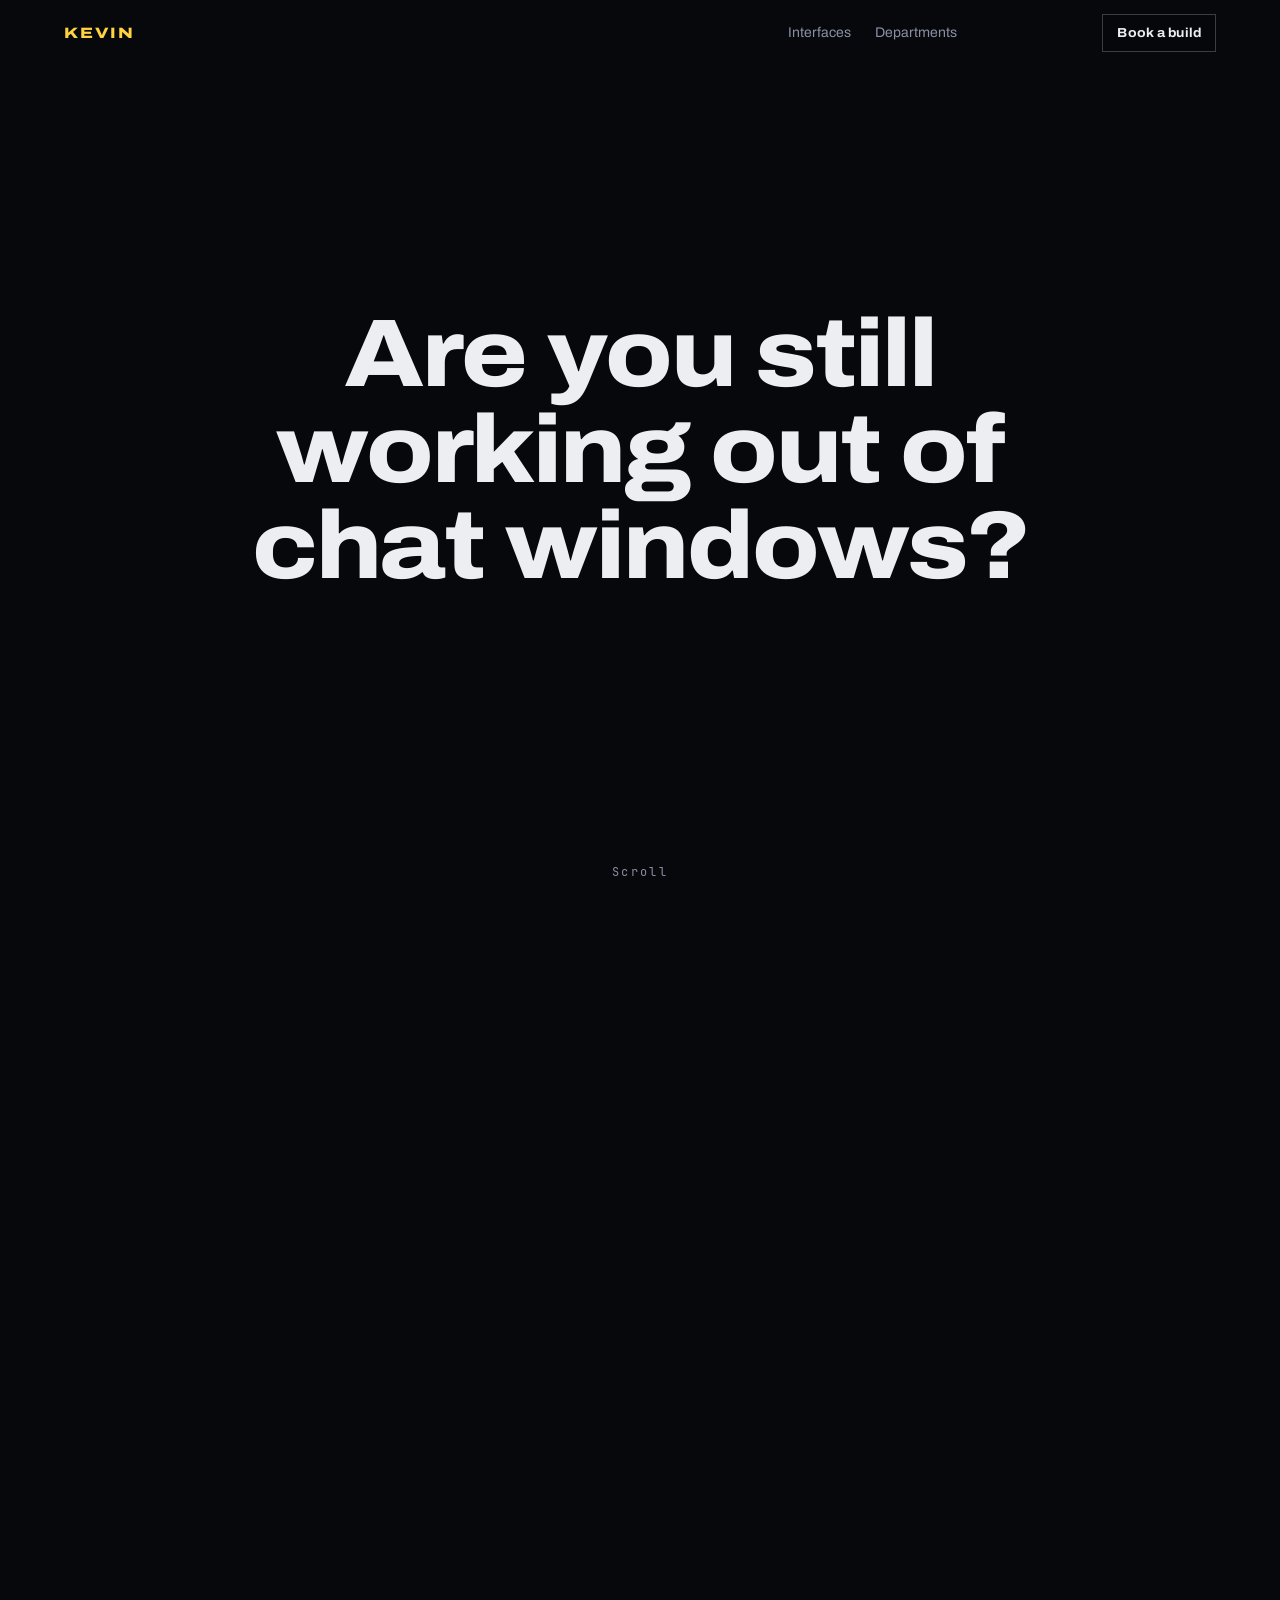
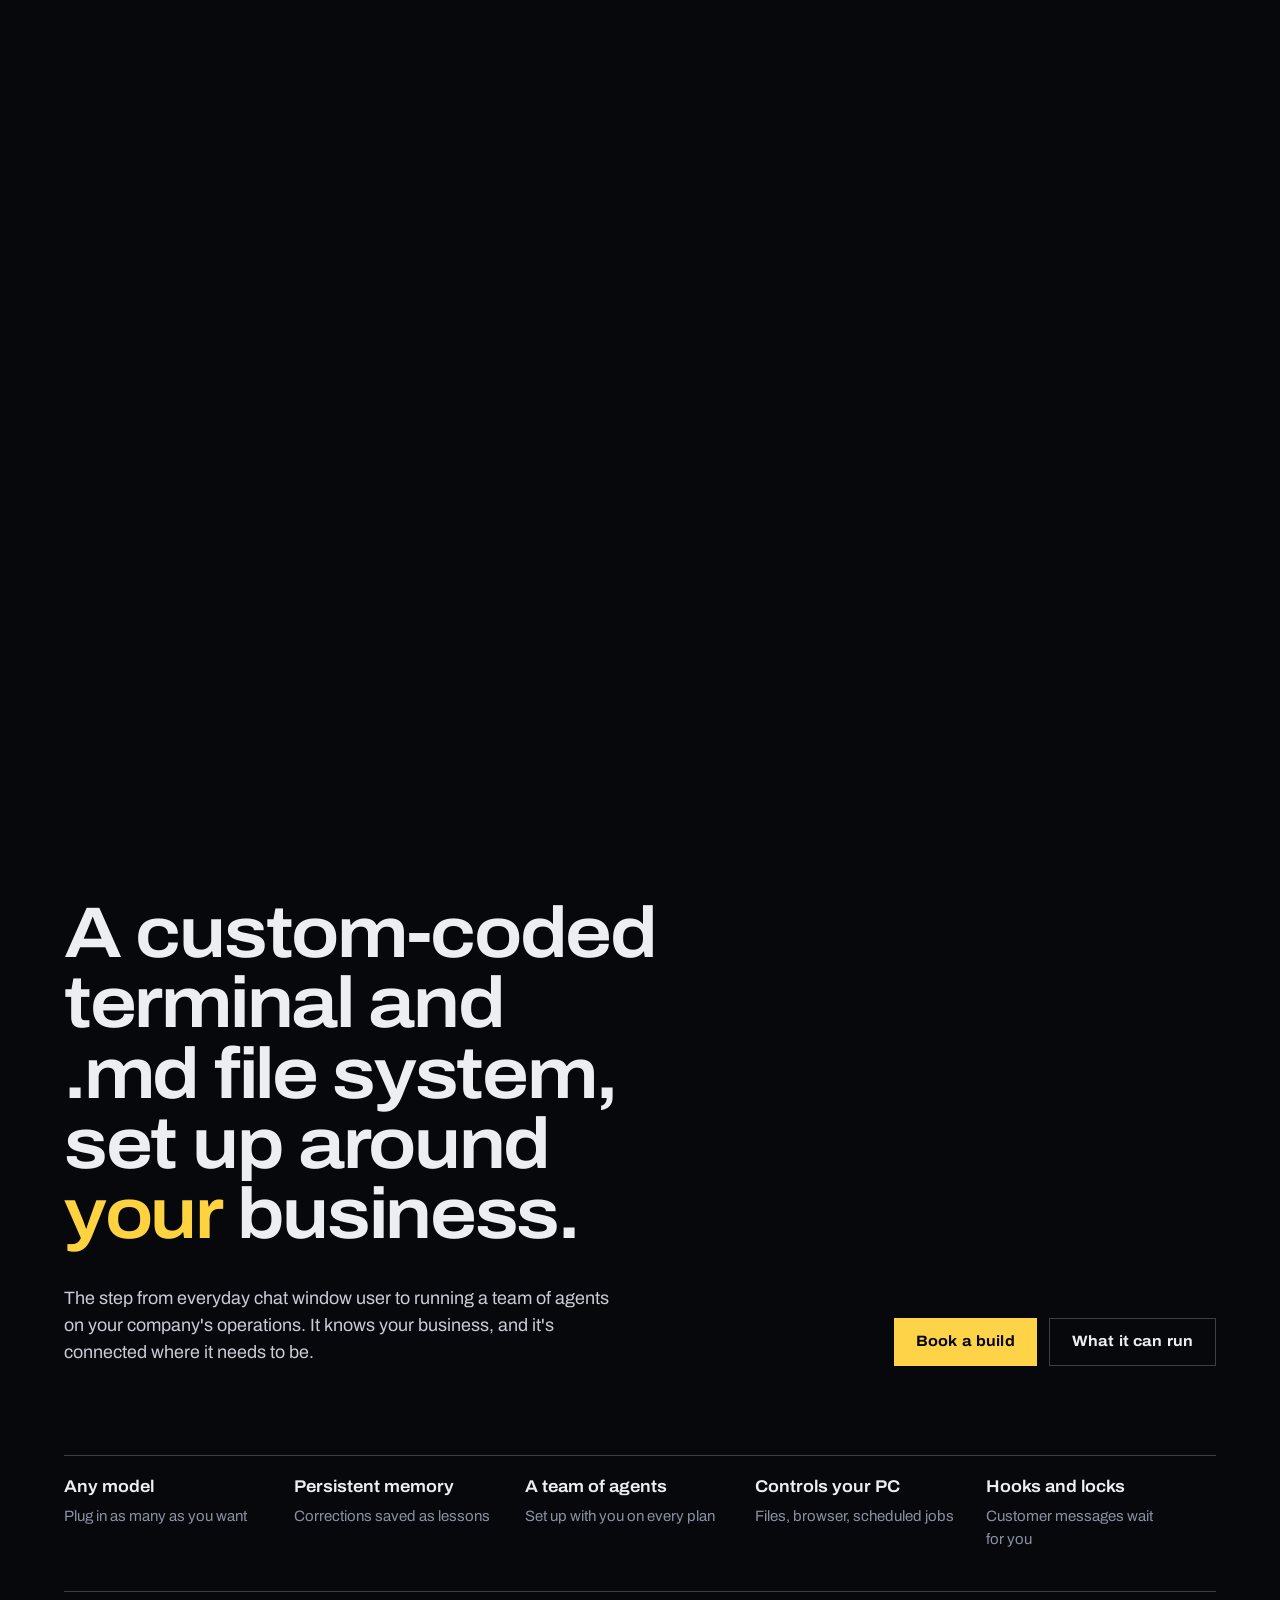
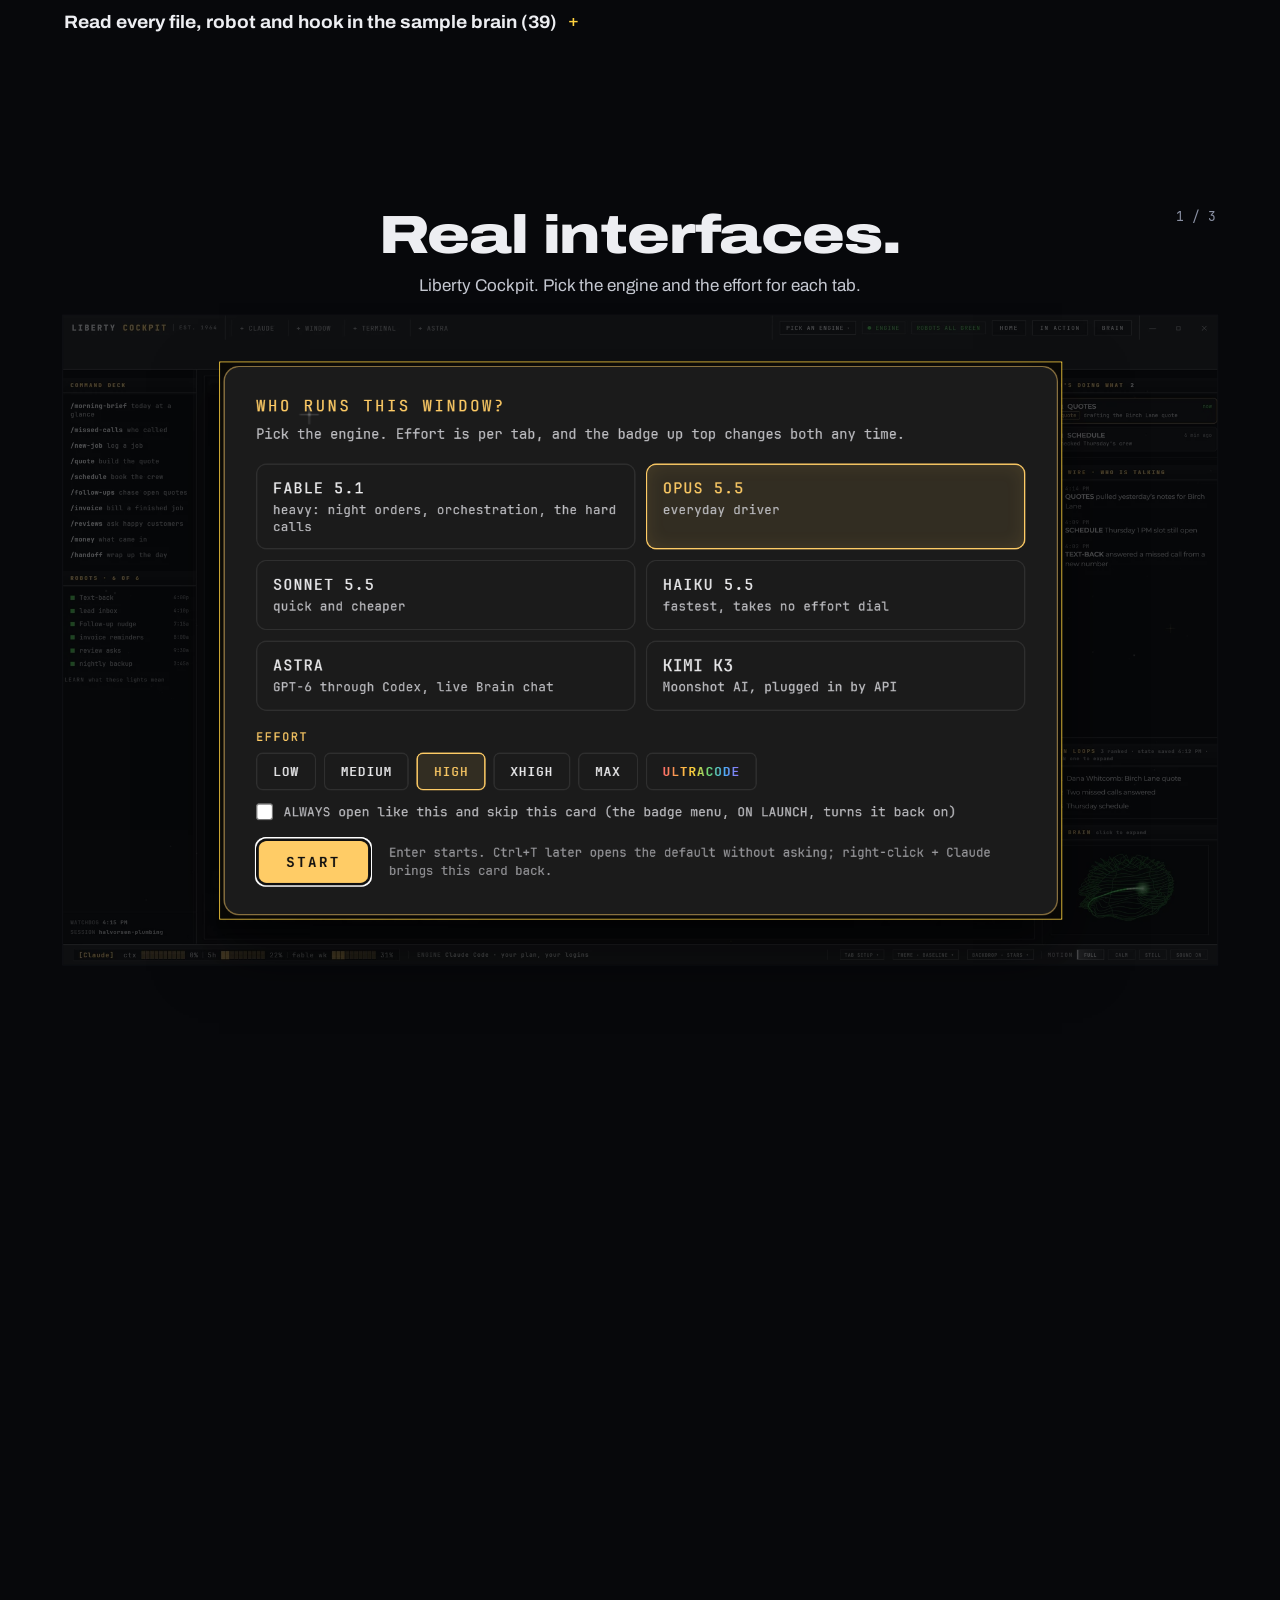
<file: index.html>
<!doctype html>
<html lang="en">
<head>
<meta charset="utf-8">
<meta name="viewport" content="width=device-width, initial-scale=1, viewport-fit=cover">
<title>KEVIN: stop working out of chat windows</title>
<meta name="description" content="A custom interface that any combination of AI models can plug into, and a brain they can read. Built around your business by Anthony Maisano.">
<meta name="robots" content="noindex">
<meta name="theme-color" content="#07080B">
<meta property="og:type" content="website">
<meta property="og:title" content="KEVIN">
<meta property="og:description" content="A custom interface that any combination of AI models can plug into, and a brain they can read.">
<meta property="og:image" content="og.png">
<meta property="og:image:width" content="1200">
<meta property="og:image:height" content="630">
<meta name="twitter:card" content="summary_large_image">
<meta name="twitter:title" content="KEVIN">
<meta name="twitter:description" content="A custom interface that any combination of AI models can plug into, and a brain they can read.">
<meta name="twitter:image" content="og.png">
<link rel="icon" href="favicon-32.png" sizes="32x32">
<link rel="apple-touch-icon" href="apple-touch-icon.png">
<link rel="preload" href="fonts/Archivo-var.woff2" as="font" type="font/woff2" crossorigin>
<link rel="stylesheet" href="css/site.css">
<script>
  // Cinema is opt-in: without scripts, or with reduced motion, the page reads top to bottom as a still page.
  (function () {
    var rm = window.matchMedia && matchMedia('(prefers-reduced-motion: reduce)').matches;
    if (/[?&]still\b/.test(location.search)) rm = true;
    document.documentElement.className = rm ? 'still' : 'js';
    // the page always opens on its first line: no restored scroll position halfway into the 3D scene (2026-10-16)
    if (!rm && 'scrollRestoration' in history && !location.hash) { history.scrollRestoration = 'manual'; window.scrollTo(0, 0); }
  })();
</script>
</head>
<body>
<canvas id="sky" aria-hidden="true"></canvas>
<a class="skip" href="#product">Skip to the product</a>

<header class="nav" id="nav">
  <a class="nav-mark" href="#top" aria-label="KEVIN, back to top">KEVIN</a>
  <nav aria-label="Sections">
    <a href="#screens">Interfaces</a>
    <a href="#departments">Departments</a>
  </nav>
  <a class="btn btn-line nav-price" id="navPrice" href="#pricing">See pricing</a>
  <a class="btn btn-line nav-book" href="mailto:amaisao48@gmail.com?subject=KEVIN%20build">Book a build</a>
</header>

<main id="top">

<!-- ============ THE STAGE: story, KEVIN, HOME, the chat, the stack (one pinned camera) ============ -->
<section class="stage" id="stage" aria-label="The story of KEVIN">
  <div class="stage-in">

    <!-- 1. The opening story -->
    <div class="story" id="story">
      <h1 class="beat b-q">Are you still working out of chat windows?</h1>
      <p class="beat b-behind">You're behind.</p>
      <p class="beat b-boomer">Using AI from chat windows in the big 26 is what boomers are doing now.</p>
      <p class="beat b-bloat">Chat windows get bloated.</p>
      <p class="beat b-halluc">Then they start making things up.</p>
      <p class="beat b-forget">And none of your work carries over.</p>
      <p class="beat b-demo">Chat windows are a demo.<br><span class="gold">Not the real product.</span></p>
      <p class="beat b-pc">No native way to control your PC.<br>No way to do the work for you.</p>
      <p class="scroll-cue" aria-hidden="true">Scroll</p>
    </div>

    <!-- the original page's chat window (Anthony 2026-10-16: "the original one with the gray boxes, much more flowy,
         it looked real"): the log scrolls up as the context fills, it makes things up, a fresh empty chat slides in -->
    <div class="gchat" id="gchat" aria-label="A chat window that bloats, makes things up and forgets">
      <div class="gwin one">
        <div class="gwin-top"><span>New chat</span><span class="gctx">Context <b id="ctx">12%</b></span></div>
        <div class="gmsgs" id="glog">
          <div class="gm u">Write a follow-up to the Henderson lead</div>
          <div class="gm">Of course! Here's a friendly follow-up you can send to Henderson...</div>
          <div class="gm u">Use the price we agreed on earlier</div>
          <div class="gm">Which price are you referring to?</div>
          <div class="gm u">The one I gave you an hour ago</div>
          <div class="gm">I'm sorry, I don't see a price earlier in our conversation.</div>
          <div class="gm u">Pasting the price sheet again...</div>
          <div class="gm">Thanks! Based on this sheet, the total would be $4,250.</div>
          <div class="gm u">That's wrong. It's $3,180.</div>
          <div class="gm">You're absolutely right, I apologize. $3,180.</div>
          <div class="gm u">Now write the invoice reminder for Brennan</div>
          <div class="gm">Sure! Who is Brennan?</div>
          <div class="gm u">I told you this morning</div>
          <div class="gm hal">Brennan is a valued client since 2019 who prefers Tuesday deliveries.</div>
          <div class="gm hal">His invoice of $8,400 is due on February 31st.</div>
          <div class="gm hal">I've also emailed him for you.</div>
        </div>
        <div class="gwin-in">Message the chat...</div>
      </div>
      <div class="gflag" aria-hidden="true">Hallucinating</div>
      <div class="gwin two" id="greset" aria-hidden="true">
        <div class="gwin-top"><span>New chat</span><span class="gctx">Context <b>0%</b></span></div>
        <p class="gempty">How can I help you today?</p>
        <div class="gwin-in">Message the chat...</div>
      </div>
    </div>

    <!-- 2. KEVIN -->
    <div class="kv" id="kv">
      <p class="kv-built" id="kvBuilt">So I built</p>
      <p class="kv-word" id="kvWord" aria-label="KEVIN"><span>K</span><span>E</span><span>V</span><span class="kv-i">I</span><span>N</span></p>
      <p class="kv-line" id="kvLine">A custom interface that any combination of AI models can plug into, and a brain they can read.</p>
    </div>
    <svg class="kv-clipdef" width="0" height="0" aria-hidden="true" focusable="false">
      <defs><clipPath id="kvClip" clipPathUnits="userSpaceOnUse"><text id="kvClipText" x="0" y="0">KEVIN</text></clipPath></defs>
    </svg>

    <!-- 3. HOME: the calm dashboard (sample data) -->
    <div class="home" id="home" aria-label="KEVIN home screen, sample company Halvorsen Plumbing">
      <div class="home-in" id="homeIn">
        <div class="home-top"><span class="home-co">Halvorsen Plumbing</span><span class="home-clock" id="homeClock">Tue, Oct 13&nbsp;&nbsp;8:02 AM</span></div>
        <div class="home-left">
          <p class="home-hi">Good morning, Mike.</p>
          <p class="home-kv">KEVIN</p>
          <p class="home-brief" id="homeBrief">Dana Whitcomb's quote is drafted and waiting on your send. 14 jobs open, 1 callback to make. Next install is Thursday at 8 AM on Elm Court.</p>
        </div>
        <div class="home-ring" id="homeRing">
          <div class="ring-mid">
            <ol class="home-tabs" aria-label="Kevin's tabs"><li>Leads</li><li class="on">Quotes</li><li>Ads</li><li>Office</li></ol>
            <p class="ring-ready">Kevin is ready in</p>
            <p class="ring-tab">Quotes</p>
            <a class="btn btn-gold home-go" id="homeGo" href="#chat">Go to chat <span aria-hidden="true">&#8594;</span></a>
            <p class="ring-wait">The Birch Lane quote is waiting for your OK.</p>
          </div>
        </div>
        <dl class="home-figs">
          <div><dt>Collected</dt><dd class="fig" id="figCollected" data-to="46215" data-pre="$">$46,215</dd><p class="home-pay" id="homePay" aria-hidden="true">+$340 Riverside Cafe</p></div>
          <div><dt>Booked, not paid yet</dt><dd class="fig" data-to="625" data-pre="$">$625</dd></div>
          <div><dt>Open jobs</dt><dd class="fig" data-to="14">14</dd></div>
          <div><dt>New leads this week</dt><dd class="fig" data-to="6">6</dd></div>
        </dl>
        <div class="home-foot"><span>7 of 7 systems connected</span><span>20 robots ran clean overnight</span><span>Next robot: nightly backup at 3:45 AM</span></div>
      </div>
      <p class="sample-tag">Sample data</p>
    </div>

    <svg class="cursor" id="cursor" viewBox="0 0 24 24" aria-hidden="true"><path d="M3 2l15 9.2-6.4 1.3 3.8 7.2-2.7 1.4-3.8-7.2L4 18.4z"/></svg>

    <!-- 4 + 5. The stack. Layer 02 is the one chat (Liberty Cockpit, coded from its spec) -->
    <div class="stack" id="stack">
      <div class="layers" id="layers">

        <article class="layer ly-brain" id="lyBrain" data-n="01" aria-label="Layer 01, the brain">
          <div class="brainview">
            <!-- the REAL brain view, recorded from Liberty in 4K (sample data), not a redraw: accurate and sharp -->
            <video class="bv-real" id="brainVid" data-d="media/ui/brain_d.mp4" data-m="media/ui/brain_m.mp4" data-pd="media/ui/brain_d.webp" data-pm="media/ui/brain_m.webp" muted playsinline preload="none" aria-label="The real Liberty brain view opening: files, lanes, reports, robots and hooks on a turning brain, sample data"></video>
            <noscript><img class="bv-real" src="media/ui/brain_d.webp" width="1600" height="992" alt="The real Liberty brain view: files, lanes, reports, robots and hooks on a brain, sample data"></noscript>
          </div>
        </article>

        <article class="layer ly-chat" id="lyChat" data-n="02" aria-label="Layer 02, the interface: Liberty Cockpit chat">
          <div class="lib" id="chat">
            <div class="lib-bar">
              <span class="lib-name">LIBERTY <b>COCKPIT</b></span><span class="lib-est">EST. 1964</span>
              <span class="lib-new">+ CLAUDE</span><span class="lib-new">+ WINDOW</span><span class="lib-new">+ TERMINAL</span><span class="lib-new">+ ASTRA</span>
              <span class="lib-sp"></span>
              <span class="lib-chip">Opus 5.5 &middot; HIGH</span><span class="lib-chip ok">&#9679; ENGINE</span><span class="lib-chip ok">ROBOTS ALL GREEN</span><span class="lib-chip">HOME</span><span class="lib-chip gold">IN ACTION &middot; 2</span><span class="lib-chip">BRAIN</span>
            </div>
            <div class="lib-tabs"><span class="lib-tab">QUOTES</span></div>
            <aside class="lib-deck">
              <p class="lib-h">COMMAND DECK</p>
              <ul><li><b>/morning-brief</b> today at a glance</li><li><b>/missed-calls</b> who called</li><li><b>/new-job</b> log a job</li><li><b>/quote</b> build the quote</li><li><b>/schedule</b> book the crew</li><li><b>/follow-ups</b> chase open quotes</li><li><b>/invoice</b> bill a finished job</li><li><b>/reviews</b> ask happy customers</li><li><b>/money</b> what came in</li><li><b>/handoff</b> wrap up the day</li></ul>
              <p class="lib-h">ROBOTS &middot; 6 OF 6</p>
              <ul class="lib-robots"><li>Text-back<i>4:00p</i></li><li>lead inbox<i>4:10p</i></li><li>Follow-up nudge<i>7:15a</i></li><li>invoice reminders<i>8:00a</i></li><li>review asks<i>9:30a</i></li><li>nightly backup<i>3:45a</i></li></ul>
            </aside>
            <div class="lib-main">
              <p class="lib-frame">QUOTES<span>EST. 1964</span></p>
              <div class="lib-log" id="libLog">
                <p class="lib-sys"><b>KEVIN</b><br>Kevin is live. Talk, hit a command on the left, or press Ctrl+B to watch the brain.</p>
                <div class="lib-you c1"><p class="who">MIKE &middot; 6:02 PM</p><p class="body">Quote the Birch Lane job from yesterday's notes.</p></div>
                <p class="who lib-kwho c2">KEVIN &middot; 6:02 PM</p>
                <div class="lib-think c2"><p class="who">KEVIN'S THINKING</p><p class="tx" id="thinkTx">Mike wants the Birch Lane quote. Yesterday's job notes should be in the notes folder. I'll read them, have a helper check the price book for the heater and parts, then write the quote file and a short email to Dana.</p></div>
                <div class="lib-mach">
                  <div class="lib-tool c3"><p><b>Read</b> <u>notes\2026-10-11_birch-lane.txt</u></p><p class="out">&#9495; Notes from yesterday, Birch Lane (Dana Whitcomb):<br>- 50 gal gas water heater, 14 years old, leaking at the base<br>- Replace with 50 gal high-efficiency, new expansion tank<br>- Swap the shutoff valve, haul away the old unit</p></div>
                  <div class="lib-agent c4"><p><span class="tag">PRICE-CHECK</span> check the price book for the heater and parts</p><p class="out"><b>Grep</b> &middot; 50 gal high-efficiency in price-book.csv<br>Price book: 50 gal high-efficiency gas heater, expansion tank, 3/4 in shutoff valve, haul-away fee. All in stock at the supply house. Labor at the standard half-day rate.</p></div>
                  <div class="lib-diff c5"><p class="dh"><b>&#177; 2026-10-12_birch-lane.md</b> <span class="dpath">halvorsen-plumbing\quotes\</span> <span class="nf">NEW FILE</span><span class="dn">+14 -0</span></p>
                    <p class="dl">+ # Quote: 14 Birch Lane</p><p class="dl">+ Customer: Dana Whitcomb</p><p class="dl">+ Remove leaking 50 gal gas water heater, haul away</p><p class="dl">+ Install 50 gal high-efficiency gas water heater</p><p class="dl">+ New thermal expansion tank and shutoff valve</p><p class="dl">+ Permit, venting check, test and clean-up</p><p class="dmore">+ 2 MORE LINES</p></div>
                </div>
                <p class="lib-answer c6"><b>Quote drafted. Email held for Mike's yes.</b> Total $2,480.00, saved to <u>quotes/2026-10-12_birch-lane.md</u>.</p>
              </div>
              <p class="lib-status"><span class="st" id="libStatus">step 3 &middot; writing the quote</span><span class="tm">41s &#8595; 2.3k tokens</span></p>
              <div class="lib-input"><span class="ph">Talk to Kevin in QUOTES</span><span class="ib">MIC</span><span class="ib">VOICE OFF</span><span class="ib">ASK FIRST</span><span class="ib stop">STOP</span></div>
            </div>
            <aside class="lib-rail">
              <p class="lib-h">WHO'S DOING WHAT &middot; 2</p>
              <div class="lib-who on"><b>W1 QUOTES</b> <span>drafting the Birch Lane quote</span><i>now</i></div>
              <div class="lib-who"><b>W1 SCHEDULE</b> <span>checked Thursday's crew</span><i>6 min ago</i></div>
              <p class="lib-h">THE WIRE &middot; WHO IS TALKING</p>
              <ul class="lib-wire"><li><i>4:14 PM</i><b>QUOTES</b> pulled yesterday's notes for Birch Lane</li><li><i>4:09 PM</i><b>SCHEDULE</b> Thursday 1 PM slot still open</li><li><i>4:02 PM</i><b>TEXT-BACK</b> sent the approved text-back to a new number</li></ul>
              <!-- the REAL rail panel, recorded from Liberty (582 x 394 at device scale 2), not a redraw -->
              <video class="lib-mini-real" id="miniVid" data-src="media/ui/minibrain.mp4" poster="media/ui/minibrain.webp" width="582" height="394" muted loop playsinline preload="none" aria-hidden="true"></video>
            </aside>
            <div class="lib-foot"><span>[Opus 5.5]</span><span>ctx 0%</span><span>5h 22%</span><span class="sp"></span><span>ENGINE claude-opus-5-5 &middot; 38 tools &middot; 24 commands</span><span>THEME &middot; BASELINE</span><span>BACKDROP &middot; STARS</span></div>
          </div>
          <!-- desktop: as the chat tilts back into the stack it becomes the REAL Liberty screen (4K capture, sample data) -->
          <img class="lib-real" id="libReal" src="media/ui/liberty-answer.webp" width="2400" height="1350" loading="lazy" decoding="async" alt="The real Liberty Cockpit with the finished Birch Lane quote, sample data">
        </article>

        <article class="layer ly-models" id="lyModels" data-n="03" aria-label="Layer 03, the models: the real Liberty model picker">
          <div class="pane pane-models">
            <img class="picker" src="media/ui/picker.webp" width="1290" height="854" alt="The Liberty Cockpit launch card, Who runs this window: Fable 5.1, Opus 5.5 picked, Sonnet 5.5, Haiku 5.5, Astra and Kimi K3, with the effort row and START." decoding="async">
          </div>
        </article>

        <article class="layer ly-skills" id="lySkills" data-n="04" aria-label="Layer 04, skills and robots">
          <div class="pane pane-skills">
            <p class="pane-h">Skills</p>
            <ul class="runs">
              <li><b>quote-from-notes</b><i>Today 7:14 AM</i><span>Quote drafted, $2,480</span></li>
              <li><b>lead-reply</b><i>Today 6:32 AM</i><span>2 replies drafted</span></li>
              <li><b>invoice-reminder</b><i>Today 7:05 AM</i><span>2 reminders drafted</span></li>
              <li><b>ad-report</b><i>Mon 6:00 AM</i><span>Report written</span></li>
            </ul>
            <p class="pane-h">Robots, last night</p>
            <div class="night" aria-label="Robot timeline from 1 AM to 7 AM">
              <div class="night-axis"><span>1 AM</span><span>3 AM</span><span>5 AM</span><span>7 AM</span></div>
              <div class="night-row" style="--x:45%"><b>nightly-backup</b><span>41 files saved</span></div>
              <div class="night-row" style="--x:62%"><b>lead-check</b><span>3 new leads</span></div>
              <div class="night-row" style="--x:92%"><b>morning-brief</b><span>brief written</span></div>
            </div>
          </div>
        </article>

        <article class="layer ly-hooks" id="lyHooks" data-n="05" aria-label="Layer 05, hooks">
          <div class="pane pane-hooks">
            <p class="pane-file">.claude/settings.json</p>
<pre class="code"><code>{
  "hooks": {
    "PreToolUse": [{
      "matcher": "send_email|refund|delete",
      "hooks": [{ "type": "command",
        "command": "python hooks/locks.py" }]
    }]
  }
}</code></pre>
            <p class="pane-h">Live log</p>
            <ul class="hlog">
              <li><code>refund $240.00</code><b class="blk">BLOCKED</b></li>
              <li><code>delete jobs/2025/</code><b class="blk">BLOCKED</b></li>
              <li><code>send_email &#8594; Dana</code><b class="held">HELD</b></li>
              <li><code>write drafts/quote.md</code><b>allowed</b></li>
              <li><code>read PRICES.md</code><b>allowed</b></li>
            </ul>
          </div>
        </article>
      </div>

      <ol class="caps" id="caps" aria-label="KEVIN, layer by layer">
        <li class="cap" data-n="01"><p class="cap-n">// 01 Brain</p><h3>Persistent memory, built for AI to read.</h3><p>Your rules, prices and lessons live in plain files you own, laid out so the AI reads them the same way every session. Correct it once and the lesson gets saved, then applied to the skill it belongs to.</p></li>
        <li class="cap" data-n="02"><p class="cap-n">// 02 Interface</p><h3>Every agent, one screen.</h3><p>A tab for each agent, each on its own model. A lead agent splits the work, a second AI checks it, and you approve from one place.</p></li>
        <li class="cap" data-n="03"><p class="cap-n">// 03 Models</p><h3>Any model. As many as you want.</h3><p>Claude, GPT, Kimi or whatever comes out next. Plug in as many models as you like, give each tab its own, and they all read the same brain.</p></li>
        <li class="cap" data-n="04"><p class="cap-n">// 04 Skills and robots</p><h3>The repeat work, on a timer.</h3><p>Quotes, follow-ups, invoice reminders and ad reports. Robots run the backup overnight and have your morning brief ready when you wake up.</p></li>
        <li class="cap" data-n="05"><p class="cap-n">// 05 Hooks</p><h3>Nothing reaches a customer without your yes.</h3><p>Code that runs before the AI acts. Customer messages are held. The money and delete tools you name are blocked.</p></li>
      </ol>
      <p class="stack-title" id="stackTitle">KEVIN, layer by layer</p>
    </div>
    <p class="stage-sample" id="stageSample">Sample company and sample data</p>
  </div>
</section>

<!-- ============ What it is ============ -->
<section class="sec statement" id="product">
  <h2 class="st-h">A custom-coded terminal and .md file system, set up around <span class="y">your</span> business.</h2>
  <div class="st-row">
    <p class="lede">The step from everyday chat window user to running a team of agents on your company's operations. It knows your business, and it's connected where it needs to be.</p>
    <div class="row-cta"><a class="btn btn-gold" href="mailto:amaisao48@gmail.com?subject=KEVIN%20build">Book a build</a><a class="btn btn-line" href="#uses">What it can run</a></div>
  </div>
  <ul class="facts">
    <li><b>Any model</b><span>Plug in as many as you want</span></li>
    <li><b>Persistent memory</b><span>Corrections saved as lessons</span></li>
    <li><b>A team of agents</b><span>Set up with you on every plan</span></li>
    <li><b>Controls your PC</b><span>Files, browser, scheduled jobs</span></li>
    <li><b>Hooks and locks</b><span>Customer messages wait for you</span></li>
  </ul>
  <details class="bv-all">
    <summary>Read every file, robot and hook in the sample brain (39)</summary>
    <dl>
      <div><dt>lanes/quote.md <span>(skill lane)</span></dt><dd>The /quote skill: read the job notes, price from 01_PRICES, write the quote file, draft the email, wait for Mike&#x27;s OK.</dd></div>
      <div><dt>lanes/missed-calls.md <span>(skill lane)</span></dt><dd>The /missed-calls skill: who called, who got a text back, who still needs a call.</dd></div>
      <div><dt>lanes/schedule.md <span>(skill lane)</span></dt><dd>The /schedule skill: book the crew, confirm with the customer, text the night before.</dd></div>
      <div><dt>lanes/follow-ups.md <span>(skill lane)</span></dt><dd>The /follow-ups skill: open quotes older than three days get a friendly nudge, drafted for Mike.</dd></div>
      <div><dt>lanes/invoice.md <span>(skill lane)</span></dt><dd>The /invoice skill: bill a finished job, send reminders at 7 and 14 days, drafted for Mike.</dd></div>
      <div><dt>lanes/reviews.md <span>(skill lane)</span></dt><dd>Review asks after happy jobs, one per customer, never twice.</dd></div>
      <div><dt>lanes/marketing.md <span>(skill lane)</span></dt><dd>This month&#x27;s posts: water heater season, before and after photos with permission.</dd></div>
      <div><dt>00_CLAUDE.md <span>(file)</span></dt><dd>Operating rules for Kevin at Halvorsen Plumbing. Mike approves every quote and every customer email before it goes out. Prices come from 01_PRICES only. Log every job in 03_JOBS.</dd></div>
      <div><dt>01_PRICES.md <span>(file)</span></dt><dd>Price book. Water heaters: 40 gal gas, 50 gal gas, 50 gal high-efficiency, tankless. Drain cleaning by the hour, first hour minimum. Trip charge waived on booked jobs.</dd></div>
      <div><dt>02_LEADS.md <span>(file)</span></dt><dd>New leads by day. Each lead: name, address, what they need, how they found us, next step. Missed calls land here from the text-back robot.</dd></div>
      <div><dt>03_JOBS.md <span>(file)</span></dt><dd>Booked and finished jobs. 14 Birch Lane, Dana Whitcomb: water heater swap, quoted, waiting on Mike&#x27;s OK to send.</dd></div>
      <div><dt>04_LESSONS.md <span>(file)</span></dt><dd>Lessons learned. Always check venting on gas heater swaps. Expansion tank is required by code on closed systems. Text the customer the night before.</dd></div>
      <div><dt>05_CUSTOMERS.md <span>(file)</span></dt><dd>Customer cards: name, address, past jobs, notes. Dana Whitcomb, 14 Birch Lane, prefers mornings, email dana.whitcomb@example.com.</dd></div>
      <div><dt>06_CHANGELOG.md <span>(file)</span></dt><dd>One line per change to the brain, newest at the bottom.</dd></div>
      <div><dt>07_SCHEDULE.md <span>(file)</span></dt><dd>The crew calendar. Thursday: 8 AM drain cleaning on Elm Court, 10:30 AM faucet swap on Cedar Road, open after 1 PM.</dd></div>
      <div><dt>08_MONEY.md <span>(file)</span></dt><dd>Invoices out, payments in, what is past due. Oak Street repipe reminder drafted, waiting for Mike.</dd></div>
      <div><dt>09_CHEATSHEET.md <span>(file)</span></dt><dd>The commands Mike uses most: /quote, /schedule, /follow-ups, /invoice, /missed-calls, /morning-brief.</dd></div>
      <div><dt>10_SUPPLIERS.md <span>(file)</span></dt><dd>Supply houses, account numbers redacted, who to call for water heaters, valves and fittings.</dd></div>
      <div><dt>11_TRUCKS.md <span>(file)</span></dt><dd>Truck stock lists and the restock checklist for Monday mornings.</dd></div>
      <div><dt>reports/2026-10-12_birch-lane-quote.md <span>(report)</span></dt><dd>Birch Lane quote notes and the price check.</dd></div>
      <div><dt>reports/2026-10-11_week-recap.md <span>(report)</span></dt><dd>The week: 11 jobs, 6 new leads, 2 open quotes.</dd></div>
      <div><dt>reports/2026-10-10_price-book-audit.md <span>(report)</span></dt><dd>Price book checked against the supply house list.</dd></div>
      <div><dt>reports/2026-10-09_water-heater-season.md <span>(report)</span></dt><dd>Water heater calls are up; stock two extra 50 gal units.</dd></div>
      <div><dt>reports/2026-10-08_missed-call-review.md <span>(report)</span></dt><dd>Every missed call this week got a text back within a minute.</dd></div>
      <div><dt>reports/2026-10-07_invoice-aging.md <span>(report)</span></dt><dd>One invoice past 10 days, reminder drafted.</dd></div>
      <div><dt>reports/2026-10-05_review-asks-results.md <span>(report)</span></dt><dd>Four review asks sent, three reviews in.</dd></div>
      <div><dt>reports/2026-10-03_truck-stock-count.md <span>(report)</span></dt><dd>Truck two is short on 3/4 in shutoff valves.</dd></div>
      <div><dt>missed-call text-back <span>(robot)</span></dt><dd>Sends the one text-back reply Mike approved to every missed caller within a minute, logs them in 02_LEADS.</dd></div>
      <div><dt>lead inbox <span>(robot)</span></dt><dd>Reads the web form and email leads into 02_LEADS every 10 minutes.</dd></div>
      <div><dt>follow-up nudge <span>(robot)</span></dt><dd>Each morning drafts nudges for quotes older than three days, for Mike to OK.</dd></div>
      <div><dt>invoice reminders <span>(robot)</span></dt><dd>Each morning drafts reminders for invoices past 7 and 14 days, for Mike to OK.</dd></div>
      <div><dt>review asks <span>(robot)</span></dt><dd>Each morning drafts a review ask for yesterday&#x27;s happy customers, for Mike to OK.</dd></div>
      <div><dt>nightly backup <span>(robot)</span></dt><dd>Copies the whole brain to the backup drive at 3:45 AM.</dd></div>
      <div><dt>SessionStart <span>(hook)</span></dt><dd>Loads 00_CLAUDE and today&#x27;s schedule when a window opens.</dd></div>
      <div><dt>UserPromptSubmit <span>(hook)</span></dt><dd>Matches plain-words requests to the right skill (quote, schedule, invoice).</dd></div>
      <div><dt>PreToolUse <span>(hook)</span></dt><dd>Stops any customer email or text until Mike says yes.</dd></div>
      <div><dt>PostToolUse <span>(hook)</span></dt><dd>Adds a line to 06_CHANGELOG after every write to the brain.</dd></div>
      <div><dt>Stop <span>(hook)</span></dt><dd>Checks the reply for prices that did not come from 01_PRICES.</dd></div>
      <div><dt>SessionEnd <span>(hook)</span></dt><dd>no script wired</dd></div>
    </dl>
  </details>
</section>

<!-- ============ Real interfaces ============ -->
<section class="sec screens" id="screens" aria-label="Real interfaces">
  <div class="scr-pin">
    <div class="scr-head">
      <h2 class="t-l">Real interfaces.</h2>
      <p class="scr-sub" id="scrSub">Liberty Cockpit, Baseline theme. Sample company.</p>
      <p class="scr-count" id="scrCount">1 / 3</p>
    </div>
    <div class="scr-set" data-sub="Liberty Cockpit. Pick the engine and the effort for each tab." data-n="1 / 3">
      <figure class="scr"><img src="media/ui/liberty-launch-s.webp" srcset="media/ui/liberty-launch-s.webp 1920w, media/ui/liberty-launch.webp 3840w" sizes="(min-width: 900px) 72vw, 96vw" width="3840" height="2160" loading="lazy" decoding="async" alt="Liberty Cockpit opening a new window: the launch card asks who runs this window."></figure>
      <div class="lift lift-pick" style="--x:31.4%;--y:32.9%;--w:33.6%"><img class="lift-img" src="media/ui/picker.webp" width="1290" height="854" loading="eager" decoding="async" alt="">
        <p class="lift-lab">Pick the engine and the effort for each tab</p></div>
    </div>
    <div class="scr-set" data-sub="Liberty Cockpit, Baseline theme. Sample company." data-n="1 / 3">
      <figure class="scr"><img src="media/ui/liberty-chat-s.webp" srcset="media/ui/liberty-chat-s.webp 1920w, media/ui/liberty-chat.webp 3840w" sizes="(min-width: 900px) 72vw, 96vw" width="3840" height="2160" loading="lazy" decoding="async" alt="Liberty Cockpit mid-turn: Kevin's thinking, a Read card, a PRICE-CHECK helper agent and the new quote file as a green diff."></figure>
      <div class="lift" style="--x:13.9%;--y:25.9%;--w:45.8%"><img class="lift-img" src="media/ui/lift-thinking.webp" width="1759" height="118" loading="lazy" decoding="async" alt="">
        <div class="pc" aria-hidden="true"><p class="who">KEVIN'S THINKING</p><p>Mike wants the Birch Lane quote. Yesterday's job notes should be in the notes folder. I'll read them, have a helper check the price book for the heater and parts, then write the quote file and a short email to Dana.</p></div>
        <p class="lift-lab">You ask. Kevin thinks out loud.</p></div>
      <div class="lift" style="--x:14.6%;--y:42.6%;--w:45.3%"><img class="lift-img" src="media/ui/lift-pricecheck.webp" width="1740" height="200" loading="lazy" decoding="async" alt="">
        <div class="pc pc-agent" aria-hidden="true"><p><span class="tag">PRICE-CHECK</span> check the price book for the heater and parts</p><p class="out"><b>Grep</b> &middot; 50 gal high-efficiency in price-book.csv<br>Price book: 50 gal high-efficiency gas heater, expansion tank, 3/4 in shutoff valve, haul-away fee. All in stock at the supply house.</p></div>
        <p class="lift-lab">A helper agent checks the price book</p></div>
      <div class="lift" style="--x:14.6%;--y:51.9%;--w:45.3%"><img class="lift-img" src="media/ui/lift-diff.webp" width="1740" height="380" loading="lazy" decoding="async" alt="">
        <div class="pc pc-diff" aria-hidden="true"><p class="dh">&#177; 2026-10-12_birch-lane.md <span class="nf">NEW FILE</span></p><p>+ # Quote: 14 Birch Lane</p><p>+ Customer: Dana Whitcomb</p><p>+ Install 50 gal high-efficiency gas water heater</p><p>+ New thermal expansion tank and shutoff valve</p><p>+ Permit, venting check, test and clean-up</p></div>
        <p class="lift-lab">The quote, written line by line</p></div>
    </div>
    <div class="scr-set" data-sub="Liberty Cockpit. It asks before it sends anything." data-n="1 / 3">
      <figure class="scr"><img src="media/ui/liberty-perm-s.webp" srcset="media/ui/liberty-perm-s.webp 1920w, media/ui/liberty-perm.webp 3840w" sizes="(min-width: 900px) 72vw, 96vw" width="3840" height="2160" loading="lazy" decoding="async" alt="The real permission check card for an email to Dana, with Allow once and No buttons; the rest of the app is dimmed."></figure>
      <p class="scr-note">It asks before it sends anything.</p>
    </div>
    <div class="scr-set" data-sub="Money Engine Desk. The same engine in my own trading and sales desk." data-n="2 / 3">
      <figure class="scr"><img src="media/ui/desk-chat-s.webp" srcset="media/ui/desk-chat-s.webp 1920w, media/ui/desk-chat.webp 3840w" sizes="(min-width: 900px) 72vw, 96vw" width="3840" height="2160" loading="lazy" decoding="async" alt="Money Engine Desk in its Mission skin: thinking, a plan, two Read cards and a helper agent, with rooms and pings on the right."></figure>
    </div>
    <div class="scr-set" data-sub="Game Lab, PS2 menu theme. A real Claude Code terminal." data-n="3 / 3">
      <figure class="scr"><img src="media/ui/gamelab-s.webp" srcset="media/ui/gamelab-s.webp 1920w, media/ui/gamelab.webp 3840w" sizes="(min-width: 900px) 72vw, 96vw" width="3840" height="2160" loading="lazy" decoding="async" alt="Game Lab in the PS2 menu theme: a Claude Code session reading STATUS.md and catching up in plain English, with quick moves and tools."></figure>
      <div class="lift" style="--x:13.3%;--y:40.2%;--w:31.2%"><img class="lift-img" src="media/ui/lift-gl-catchup.webp" width="1200" height="312" loading="lazy" decoding="async" alt="">
        <div class="pc pc-term" aria-hidden="true"><p>&#9679; Here is where the lab stands.</p><p><b>Cave Runner</b> runs in the browser now. Level 1 and 2 play clean at 60 fps, level 3 drops frames when the lava sprites stack.</p></div>
        <p class="lift-lab">It catches you up in plain English</p></div>
      <div class="lift" style="--x:13.3%;--y:54.6%;--w:21.7%"><img class="lift-img" src="media/ui/lift-gl-todos.webp" width="836" height="183" loading="lazy" decoding="async" alt="">
        <div class="pc pc-term" aria-hidden="true"><p>&#9679; Update Todos</p><p>&#9745; Read the lab status</p><p>&#9632; Profile level 3 of Cave Runner</p><p>&#9744; Match the Star Courier sound routine</p></div>
        <p class="lift-lab">One-click moves for repeat jobs</p></div>
    </div>
  </div>
</section>

<!-- ============ Themes ============ -->
<!-- the original page's themes section (Anthony 2026-10-15: "I like the original site better" here) -->
<section id="themes" aria-labelledby="themes-h">
  <div class="th-stage">
    <div class="th-copy">
      <h2 class="th-h" id="themes-h">One cockpit.<br>Five looks.</h2>
      <p class="lead">Same app, same brain, same work. Pick a theme or have one built in your brand colors.</p>
      <ol class="swatches"><li class="sw" data-i="0" style="--bg:#0b0b0d;--pn:#1c1c1f;--ac:#d9a53a;--tx:#e8e6df"><button type="button" aria-label="Show the Baseline theme"><span class="chips"><i style="background:#0b0b0d"></i><i style="background:#1c1c1f"></i><i style="background:#d9a53a"></i><i style="background:#e8e6df"></i></span><b>Baseline</b><small>The default. Gold on graphite.</small></button></li><li class="sw" data-i="1" style="--bg:#060c14;--pn:#0f232a;--ac:#3cb4cc;--tx:#9cfcfc"><button type="button" aria-label="Show the Jarvis theme"><span class="chips"><i style="background:#060c14"></i><i style="background:#0f232a"></i><i style="background:#3cb4cc"></i><i style="background:#9cfcfc"></i></span><b>Jarvis</b><small>Cyan heads-up display.</small></button></li><li class="sw" data-i="2" style="--bg:#040a06;--pn:#0c1911;--ac:#3ce484;--tx:#b8f5cc"><button type="button" aria-label="Show the Phosphor theme"><span class="chips"><i style="background:#040a06"></i><i style="background:#0c1911"></i><i style="background:#3ce484"></i><i style="background:#b8f5cc"></i></span><b>Phosphor</b><small>Green terminal glass.</small></button></li><li class="sw" data-i="3" style="--bg:#12150c;--pn:#1e2316;--ac:#e4b46c;--tx:#b4fcb4"><button type="button" aria-label="Show the COD4 theme"><span class="chips"><i style="background:#12150c"></i><i style="background:#1e2316"></i><i style="background:#e4b46c"></i><i style="background:#b4fcb4"></i></span><b>COD4</b><small>Field ops, olive and sand.</small></button></li><li class="sw" data-i="4" style="--bg:#efefec;--pn:#dfddd6;--ac:#cc9c3c;--tx:#2a2a2a"><button type="button" aria-label="Show the Concrete theme"><span class="chips"><i style="background:#efefec"></i><i style="background:#dfddd6"></i><i style="background:#cc9c3c"></i><i style="background:#2a2a2a"></i></span><b>Concrete</b><small>The light one, for daytime.</small></button></li></ol>
    </div>
    <div class="th-frame"><img class="th-shot" data-i="0" src="media/ui/theme-baseline-full.webp" alt="Liberty Cockpit in the Baseline theme" width="3200" height="1800" loading="lazy" decoding="async"><img class="th-shot" data-i="1" src="media/ui/theme-jarvis-full.webp" alt="Liberty Cockpit in the Jarvis theme" width="3200" height="1800" loading="lazy"><img class="th-shot" data-i="2" src="media/ui/theme-phosphor-full.webp" alt="Liberty Cockpit in the Phosphor theme" width="3200" height="1800" loading="lazy"><img class="th-shot" data-i="3" src="media/ui/theme-cod4-2-full.webp" alt="Liberty Cockpit in the COD4 theme" width="3200" height="1800" loading="lazy"><img class="th-shot" data-i="4" src="media/ui/theme-concrete-full.webp" alt="Liberty Cockpit in the Concrete theme" width="3200" height="1800" loading="lazy"><span class="th-name" aria-hidden="true">Baseline</span></div>
  </div>
</section>

<!-- ============ What it can run ============ -->
<section class="sec uses" id="uses">
  <div class="uses-head">
    <h2 class="t-xl">What it can run.</h2>
    <p class="lede">Each one is built from a setup already running in a real business. The interview picks yours.</p>
  </div>
  <ol class="use-list">
    <li class="use"><p class="use-n">1</p><h3 class="dec">A front desk that never clocks out.</h3><p>Customer emails get a reply drafted in your voice and held for your OK. Missed calls get a text back, from a reply you approve once. Every lead lands in your CRM with its follow-ups already scheduled.</p><p class="parts"><span>email-reply</span><span>missed-call text-back</span><span>follow-up schedule</span><span>CRM sync</span></p></li>
    <li class="use"><p class="use-n">2</p><h3 class="dec">A cold outreach machine.</h3><p>It builds the target list, writes each first touch, schedules the follow-ups and watches for replies. You approve the list and the words before anything goes out.</p><p class="parts"><span>target-list</span><span>first-touch</span><span>follow-up timer</span><span>reply watch</span></p></li>
    <li class="use"><p class="use-n">3</p><h3 class="dec">Fresh leads every morning.</h3><p>It reads the bid boards and public lists you point it at, scores what it finds and hands you the ones worth a call.</p><p class="parts"><span>board reader</span><span>lead scoring</span><span>morning list</span></p></li>
    <li class="use"><p class="use-n">4</p><h3 class="dec">Owner info on every property.</h3><p>We connect the property data service you already pay for to add the owner names and mailing addresses it has on file to your list. You get a first step toward your own property database, set up so the AI can read it.</p><p class="parts"><span>property API</span><span>owner match</span><span>mailing list</span></p></li>
  </ol>
  <div class="wall" id="wall">
    <h3 class="wall-h">That's four. Your business has its own list.</h3>
    <ul class="wall-grid" id="wallGrid">
      <li>Quotes from job notes</li><li>Invoice reminders</li><li>Review asks</li><li>Ad spend reports</li><li>Morning briefs</li><li>Content calendars</li><li>Investor updates</li><li>Permit deadlines</li><li>Bid comparisons</li><li>Showing follow-ups</li><li>Market briefs</li><li>Supplier price checks</li><li>Crew schedules</li><li>Proposal decks</li><li>Website changes</li><li>Video edits</li><li>Spreadsheet cleanup</li><li>Listing descriptions</li>
    </ul>
    <p class="wall-line">If the work repeats and lives on a computer, it can become a skill.</p>
  </div>
</section>

<!-- ============ A full marketing team ============ -->
<section class="sec mkt" id="marketing">
  <h2 class="t-xl">A full marketing team.</h2>
  <p class="lede">It plans, writes, edits and reports every day, in your voice, from what it knows about your business. You approve what goes out.</p>
  <dl class="mkt-list">
    <div><dt>Ad report</dt><dd>Spend, leads and cost per lead from your ad accounts, every Monday.</dd><dd class="st">Report</dd></div>
    <div><dt>Ad creative</dt><dd>New ad images and copy to test against your best performer.</dd><dd class="st held">Held for you</dd></div>
    <div><dt>Social posts</dt><dd>A week of posts written from your real jobs and photos.</dd><dd class="st held">Held for you</dd></div>
    <div><dt>Short video</dt><dd>Clips cut from your long videos and captioned for Reels, TikTok and Shorts.</dd><dd class="st held">Held for you</dd></div>
    <div><dt>Review replies</dt><dd>A reply drafted for every new review.</dd><dd class="st held">Held for you</dd></div>
    <div><dt>Lead follow-up</dt><dd>Replies to new leads, then follow-ups until they answer.</dd><dd class="st held">Held for you</dd></div>
    <div><dt>Email campaigns</dt><dd>Seasonal offers to past customers, written and segmented.</dd><dd class="st held">Held for you</dd></div>
    <div><dt>Landing pages</dt><dd>A page for each offer that matches the ad it came from.</dd><dd class="st held">Held for you</dd></div>
    <div><dt>The numbers</dt><dd>What worked last month in plain English, and what to try next.</dd><dd class="st">Report</dd></div>
  </dl>
</section>

<!-- ============ It runs whole departments ============ -->
<section class="sec depts" id="departments">
  <div class="dp-pin">
    <div class="dp-head">
      <h2 class="t-l">It runs whole departments.</h2>
      <p>If you do it on a computer, KEVIN can learn it. Start with one department and add the next as the brain grows. Each one is a set of skills, robots on a timer and locks that keep you in charge.</p>
    </div>
    <ol class="dp-index" id="dpIndex" aria-hidden="true">
      <li>Trading desk</li><li>Lead engine</li><li>Web studio</li><li>Video and images</li><li>Sales</li><li>Office</li><li>Research</li><li>Voice</li>
    </ol>
    <div class="dp-list">
      <article class="dp" data-i="0"><p class="dp-word" aria-hidden="true">TRADING<br>DESK</p><div class="dp-card"><h3>Trading desk <span class="tagq">Paper first</span></h3><p>It pulls market data, backtests a strategy on past prices, then paper trades it with fake money and grades it every day. Real money moves only on your yes, in your own broker account.</p><p class="dp-sk">market-data &middot; backtest &middot; paper-trader &middot; risk-limits</p><svg class="dp-chart" viewBox="0 0 300 90" aria-hidden="true"><path class="pl" d="M0 80 L20 76 L34 78 L52 70 L66 72 L84 63 L98 66 L116 58 L132 61 L150 52 L166 55 L182 46 L200 49 L216 40 L232 43 L250 33 L266 36 L284 24 L300 18"/></svg><p class="dp-note">Sample backtest line, paper money.</p></div></article>
      <article class="dp" data-i="1"><p class="dp-word" aria-hidden="true">LEAD<br>ENGINE</p><div class="dp-card"><h3>Lead engine <span class="tagq">Held for you</span></h3><p>It turns public lists, permits, bid boards and maps into one scored master list with owner contacts, then works it with outreach you approve.</p><p class="dp-sk">list-builder &middot; lead-scoring &middot; owner-match &middot; outreach</p></div></article>
      <article class="dp" data-i="2"><p class="dp-word" aria-hidden="true">WEB<br>STUDIO</p><div class="dp-card"><h3>Web studio <span class="tagq">Built here</span></h3><p>It designs, codes and publishes websites, landing pages and small web apps. This page came out of one.</p><p class="dp-sk">design-stack &middot; web-design &middot; publish &middot; page-check</p></div></article>
      <article class="dp" data-i="3"><p class="dp-word" aria-hidden="true">VIDEO AND<br>IMAGES</p><div class="dp-card"><h3>Video and images <span class="tagq">Held for you</span></h3><p>It cuts long videos into captioned clips, edits reels and makes product photos and ad images.</p><p class="dp-sk">clip-finder &middot; captions &middot; reel-edit &middot; image-gen</p></div></article>
      <article class="dp" data-i="4"><p class="dp-word" aria-hidden="true">SALES</p><div class="dp-card"><h3>Sales <span class="tagq">Held for you</span></h3><p>Quotes and proposals written from your price book, follow-ups until they answer, and a short summary of every deal.</p><p class="dp-sk">quote-from-notes &middot; proposal &middot; follow-up &middot; deal-summary</p></div></article>
      <article class="dp" data-i="5"><p class="dp-word" aria-hidden="true">OFFICE</p><div class="dp-card"><h3>Office <span class="tagq">Daily</span></h3><p>Invoices, payment reminders, the job schedule, the expense log and a morning brief waiting when you sit down.</p><p class="dp-sk">invoice-reminder &middot; job-schedule &middot; expense-log &middot; morning-brief</p></div></article>
      <article class="dp" data-i="6"><p class="dp-word" aria-hidden="true">RESEARCH</p><div class="dp-card"><h3>Research <span class="tagq">On request</span></h3><p>It takes apart tools, competitors and paid courses, then builds a working version that fits your setup.</p><p class="dp-sk">reverse-engineer &middot; watch-reel &middot; deep-research</p></div></article>
      <article class="dp" data-i="7"><p class="dp-word" aria-hidden="true">VOICE</p><div class="dp-card"><h3>Voice <span class="tagq">Add-on</span></h3><p>Talk to it out loud at your desk and it talks back. Mine answers to "Hey Kevin."</p><p class="dp-sk">wake-word &middot; voice-reply</p></div></article>
    </div>
  </div>
</section>

<!-- ============ Open the folder ============ -->
<section class="sec files" id="files">
  <h2 class="t-xl">Open the folder.</h2>
  <p class="lede">Everything KEVIN knows lives in plain files you can read. These are the real formats, from a sample build.</p>
  <div class="ide">
    <div class="ide-tabs" role="tablist" aria-label="Files">
      <button role="tab" id="ft0" aria-controls="fp0" aria-selected="true">CLAUDE.md</button>
      <button role="tab" id="ft1" aria-controls="fp1" aria-selected="false" tabindex="-1">LESSONS.md</button>
      <button role="tab" id="ft2" aria-controls="fp2" aria-selected="false" tabindex="-1">SKILL.md</button>
      <button role="tab" id="ft3" aria-controls="fp3" aria-selected="false" tabindex="-1">settings.json</button>
      <button role="tab" id="ft4" aria-controls="fp4" aria-selected="false" tabindex="-1">locks.py</button>
    </div>
    <div class="ide-body">
      <div class="fpane" role="tabpanel" id="fp0" aria-labelledby="ft0"><p class="fwhy">The operating manual. Every agent reads this first, on any model. Laws, startup steps and voice live here. Codex reads the same rules from AGENTS.md.</p>
<pre><code><span class="h"># HALVORSEN PLUMBING: operating system</span>
You run the office for Halvorsen Plumbing. Read this first, every session.

<span class="h">## On startup</span>
1. Read brain/00_STATUS.md, then the brain file for today's job.
2. Read the newest 10 lines of brain/LESSONS.md.

<span class="h">## Laws</span>
1. Nothing reaches a customer without Mike's yes.
2. Prices come from brain/PRICES.md. Never invent one.
3. Every lesson goes in brain/LESSONS.md the day it happens.

<span class="h">## Voice</span>
Plain English. Short sentences. Sign texts "Mike, Halvorsen Plumbing".</code></pre></div>
      <div class="fpane" role="tabpanel" id="fp1" aria-labelledby="ft1"><p class="fwhy">The memory. Each correction becomes a dated line. Agents read the newest lessons at the start of every session.</p>
<pre><code><span class="h"># LESSONS (newest last)</span>
- 2026-10-03: Water heater quotes need the permit line.
  Added to quote-from-notes.
- 2026-10-09: Brennan pays on the 15th. Reminders wait
  until the 16th.
- 2026-10-12: Dana prefers texts after 5 PM.
  lead-reply now checks LEADS.md for a contact preference.</code></pre></div>
      <div class="fpane" role="tabpanel" id="fp2" aria-labelledby="ft2"><p class="fwhy">A skill. One repeat job, written as steps the AI follows. Skills get rewritten when a lesson shows a better way.</p>
<pre><code>---
name: quote-from-notes
description: Turn a job's notes and photos into a priced
  quote draft. Use when Mike says "quote" plus a job name.
---
1. Read jobs/&lt;job&gt;/notes.md and any photos.
2. Price every line from brain/PRICES.md. Flag anything
   with no price.
3. Add permit and haul-away when the job replaces equipment.
4. Save the draft to drafts/quotes/. Never send it.
5. Show Mike the total and the lines he should check.</code></pre></div>
      <div class="fpane" role="tabpanel" id="fp3" aria-labelledby="ft3"><p class="fwhy">A hook. This tells KEVIN to run a check before the AI sends, refunds or deletes anything.</p>
<pre><code>{
  "hooks": {
    "PreToolUse": [
      {
        "matcher": "send_email|send_text|refund|delete_file",
        "hooks": [
          { "type": "command", "command": "python hooks/locks.py" }
        ]
      }
    ]
  }
}</code></pre></div>
      <div class="fpane" role="tabpanel" id="fp4" aria-labelledby="ft4"><p class="fwhy">The lock itself. Plain code. When it exits with code 2, the action stops and the AI gets told why.</p>
<pre><code>"""Runs before the AI acts. Exit code 2 stops the action."""
import json, sys
from approvals import approved

call = json.load(sys.stdin)
tool = call["tool_name"]

if tool in ("refund", "delete_file"):
    print("Money moves and deletions are locked.", file=sys.stderr)
    sys.exit(2)

if tool.startswith("send_") and not approved(call):
    print("Held: customer messages wait for Mike's yes.", file=sys.stderr)
    sys.exit(2)</code></pre></div>
    </div>
  </div>
</section>

<!-- ============ Skill library ============ -->
<section class="sec skills" id="skills">
  <h2 class="t-xl">A researched skill library.</h2>
  <p class="lede">Your brain comes stocked with the newest open-source skills, plus the ones I built to run a real company. That includes REA for reverse engineering anything, the latest design stack, and a human-voice filter on every word a customer reads. Your interview decides which ones you get and how each one is tuned.</p>
  <div class="shelves">
    <div class="shelf"><h3>Sales</h3><ul><li>quote-from-notes</li><li>lead-reply</li><li>follow-up</li><li>prospect-research</li><li>deal-summary</li></ul></div>
    <div class="shelf"><h3>Marketing</h3><ul><li>ad-report</li><li>social-posts</li><li>review-reply</li><li>email-campaign</li><li>human-voice</li></ul></div>
    <div class="shelf"><h3>Trading</h3><ul><li>market-data</li><li>backtest</li><li>paper-trader</li><li>daily-scan</li><li>risk-limits</li></ul></div>
    <div class="shelf"><h3>Money</h3><ul><li>invoice-reminder</li><li>weekly-numbers</li><li>expense-log</li><li>price-check</li></ul></div>
    <div class="shelf"><h3>Operations</h3><ul><li>morning-brief</li><li>job-schedule</li><li>handoff</li><li>health-check</li><li>second-opinion</li></ul></div>
    <div class="shelf"><h3>Build</h3><ul><li>watch-reel</li><li>reverse-engineer</li><li>design-stack</li><li>web-design</li><li>video-clips</li></ul></div>
  </div>
</section>

<!-- ============ The reel feature ============ -->
<section class="sec reel" id="reel">
  <h2 class="t-xl">Saw a cool feature behind a sales course?</h2>
  <p class="lede">Send KEVIN the reel. It watches the whole video, finds the real information at its source and builds the feature into your setup, without you buying the course.</p>
  <div class="film" id="film" role="img" aria-label="Frames from a real screen recording being read one by one"><span style="background-image:url(media/frames/f0.webp)"><i>0:01</i></span><span style="background-image:url(media/frames/f1.webp)"><i>0:02</i></span><span style="background-image:url(media/frames/f2.webp)"><i>0:04</i></span><span style="background-image:url(media/frames/f3.webp)"><i>0:06</i></span><span style="background-image:url(media/frames/f4.webp)"><i>0:08</i></span><span style="background-image:url(media/frames/f5.webp)"><i>0:09</i></span><span style="background-image:url(media/frames/f6.webp)"><i>0:11</i></span><span style="background-image:url(media/frames/f7.webp)"><i>0:13</i></span><span style="background-image:url(media/frames/f8.webp)"><i>0:15</i></span><span style="background-image:url(media/frames/f9.webp)"><i>0:16</i></span><span style="background-image:url(media/frames/f10.webp)"><i>0:18</i></span><span style="background-image:url(media/frames/f11.webp)"><i>0:20</i></span></div>
  <ol class="steps3">
    <li><p class="s-n">1</p><h3>Send the reel</h3><p>Drop the link in a chat: Instagram, TikTok, YouTube or your own screen recording.</p></li>
    <li><p class="s-n">2</p><h3>It watches all of it</h3><p>It pulls the frames and the transcript, then reads both.</p></li>
    <li><p class="s-n">3</p><h3>It builds it for you</h3><p>It traces the idea to the original source and builds a version that works in your setup. You approve it before it goes live.</p></li>
  </ol>
</section>

<!-- ============ Built in KEVIN (see-through gold) ============ -->
<section class="built" id="built">
  <div class="built-in">
    <h2 class="t-xl">This page was built in KEVIN.</h2>
    <p>I designed and coded this page inside the same setup you get. Yours can build pages like it.</p>
    <p>And yes, AI built it. The AI runs your interview, maps how your tools fit together and shapes the brain, skills and hooks around you. That's what makes it tailored to you. I check every piece on your real files before it's yours.</p>
  </div>
</section>

<!-- ============ Interview to handover ============ -->
<section class="sec timeline" id="steps">
  <h2 class="t-xl">Interview to handover.</h2>
  <p class="lede">Full build shown. Starter runs the same steps in about 2 weeks. On Partner, I stay on after handover and keep it current.</p>
  <ol class="tl">
    <li><p class="tl-w">Week 1</p><h3>Interview</h3><p>You talk through how the business runs. The AI listens for the work that eats your week.</p></li>
    <li><p class="tl-w">Week 1</p><h3>Blueprint</h3><p>Your shape, rules and first skills. You approve them before anything gets built.</p></li>
    <li><p class="tl-w">Weeks 2 and 3</p><h3>Build</h3><p>AI writes the skills, robots and hooks. I test each one on your real files.</p></li>
    <li><p class="tl-w">Week 3 or 4</p><h3>Dry run</h3><p>KEVIN runs next to you. Drafts only, nothing leaves.</p></li>
    <li><p class="tl-w">Handover</p><h3>Yours</h3><p>A recorded walkthrough and every custom file I built. You own them.</p></li>
  </ol>
</section>

<!-- ============ Pricing ============ -->
<section class="sec pricing" id="pricing">
  <h2 class="t-xl">Pricing.</h2>
  <p class="lede">Every plan gets the whole system: the KEVIN app, the brain, a team of agents and connections to the software you use, where it allows it. Any plan can take on any job on this page, and you can change it and build on it yourself. The plan sets how much of me you get: how much I build with you, and whether I stay on to keep it current.</p>
  <!-- PRICES: every price on the page lives ONLY in the four .amt spans in this section (Starter, Full, Partner, Care). Change them here. -->
  <p class="lede-s">Every plan gets the whole system. The plan sets how much of me you get.</p>
  <div class="pmob" id="pmob" hidden></div>
  <p class="swipe-hint" aria-hidden="true">Swipe the table for Full and Partner</p>
  <div class="ptable-wrap" tabindex="0" aria-label="Plans compared, scrolls sideways on small screens">
    <table class="ptable">
      <caption class="sr">Starter, Full and Partner compared</caption>
      <thead><tr>
        <th scope="col"><span class="sr">Feature</span></th>
        <th scope="col"><span class="pn">Starter</span><span class="amt" data-plan="starter">$1,500</span><span class="when">One time, about 2 weeks</span><span class="tag">The whole system, set up small. You grow it with KEVIN.</span><a class="btn btn-line" href="mailto:amaisao48@gmail.com?subject=KEVIN%20Starter">Book Starter</a></th>
        <th scope="col"><span class="pn">Full</span><span class="amt" data-plan="full">$3,500</span><span class="when">One time, about 4 weeks</span><span class="tag">Up to 4 departments built with you, plus training calls.</span><a class="btn btn-gold" href="mailto:amaisao48@gmail.com?subject=KEVIN%20Full">Book Full</a></th>
        <th scope="col"><span class="pn">Partner</span><span class="amt" data-plan="partner">$2,500</span><span class="when">A month, 3 month minimum, build included</span><span class="tag">The jump start. I build all of it and keep it current.</span><a class="btn btn-line" href="mailto:amaisao48@gmail.com?subject=KEVIN%20Partner">Book Partner</a></th>
      </tr></thead>
      <tbody>
        <tr class="grp"><th scope="colgroup" colspan="4">In every plan</th></tr>
        <tr><th scope="row">Interview and blueprint</th><td>Included</td><td>Included</td><td>Included</td></tr>
        <tr><th scope="row">The KEVIN app, brain and memory</th><td>Included</td><td>Included</td><td>Included</td></tr>
        <tr><th scope="row">A team of agents, set up with you</th><td>Included</td><td>Included</td><td>Included</td></tr>
        <tr><th scope="row">Connected to your software, where it allows it</th><td>Included</td><td>Included</td><td>Included</td></tr>
        <tr><th scope="row">Hooks and locks: customer messages wait for your yes</th><td>Included</td><td>Included</td><td>Included</td></tr>
        <tr><th scope="row">Ask KEVIN how anything works, or to fix itself</th><td>Included</td><td>Included</td><td>Included</td></tr>
        <tr><th scope="row">Change anything, or build more skills, robots and agents yourself</th><td>Included</td><td>Included</td><td>Included</td></tr>
        <tr><th scope="row">Walkthrough video, and you own every file</th><td>Included</td><td>Included</td><td>Included</td></tr>
        <tr class="grp"><th scope="colgroup" colspan="4">How much of me you get</th></tr>
        <tr><th scope="row">Departments I set up with you</th><td>1 of your choice</td><td>Up to 4</td><td>Every one you name</td></tr>
        <tr><th scope="row">Skills I build</th><td>5</td><td>Up to 12</td><td>No cap</td></tr>
        <tr><th scope="row">Robots I build</th><td>2: brief and backup</td><td>Up to 6</td><td>No cap</td></tr>
        <tr><th scope="row">Dry run</th><td>3 days</td><td>7 days</td><td>Until it runs your way</td></tr>
        <tr><th scope="row">Live calls with me</th><td>Handover call</td><td>Handover and 2 training calls</td><td>Weekly</td></tr>
        <tr><th scope="row">Help after handover</th><td>Fixes for 30 days</td><td>Fixes for 60 days</td><td>Unlimited requests, one at a time</td></tr>
        <tr><th scope="row">New models, tools and research</th><td class="no">Yours to follow, or add care</td><td class="no">Yours to follow, or add care</td><td>I follow them and update yours while you stay</td></tr>
      </tbody>
    </table>
  </div>
  <p class="pick">If you like to build, Starter gets you the full value: KEVIN builds the rest with you. Partner is the jump start. I build more of it for you, and while you stay on I keep it current, so you never have to research the next model or tool for your setup.</p>
  <div class="care">
    <h3>Care plan</h3>
    <p>For Starter and Full: a monthly health check, one new skill a month, new models plugged in for you, and fixes. Cancel any month. Leaving Partner? You can keep care.</p>
    <p class="care-s">Monthly health check, a new skill and fixes. Cancel any month.</p>
    <p class="care-amt"><span class="amt" data-plan="care">$200</span> a month</p>
  </div>
  <p class="fine">A department outside your plan is yours to build with KEVIN, or move up a plan. AI plans like Claude or ChatGPT, and any paid software, are billed to you by their makers.</p>
</section>

<!-- ============ Founder ============ -->
<section class="sec founder" id="founder">
  <figure class="fq">
    <img src="media/headshot_square.jpg" width="400" height="400" loading="lazy" decoding="async" alt="Anthony Maisano">
    <blockquote>I run my family's flooring company on KEVIN: leads, quotes, follow-ups, ad reports and the nightly backup. I also run a paper trading desk and the lead map for a commercial brokerage on it. I build yours from the same parts.</blockquote>
    <figcaption>Anthony Maisano, who builds every KEVIN</figcaption>
  </figure>
</section>

<!-- ============ FAQ ============ -->
<section class="sec faq" id="faq">
  <h2 class="t-xl">Questions.</h2>
  <div class="qa">
    <details><summary>Do I need to know how to code?</summary><p>No. You ask in plain English. The walkthrough covers every button.</p></details>
    <details><summary>Which AI models does it run?</summary><p>Any model you want, and as many as you want: Claude (Opus, Sonnet, Haiku and Fable), GPT through Codex, Kimi, and whatever comes out next. Each tab runs on the model you pick, and they all read the same brain.</p></details>
    <details><summary>Can it trade for me?</summary><p>It can build a trading robot, backtest it on past prices and run it on paper with fake money while you watch the results. Live trades go through your own broker account, and only after you say yes. I don't promise returns.</p></details>
    <details><summary>Can it build my website?</summary><p>Yes. It designs, codes and publishes sites like this one and keeps them updated. The domain and hosting stay in your name.</p></details>
    <details><summary>Will it send anything on its own?</summary><p>No. It drafts and waits. You approve each message before it goes out, or you approve one standing reply, like the missed-call text-back, and it sends only that.</p></details>
    <details><summary>Who sees my data?</summary><p>Your files live on your computer and in your private backup. What you ask the AI goes to the model provider you choose (Anthropic or OpenAI) under your own account. I work inside your setup during the build and delete my working copy at handover.</p></details>
    <details><summary>Can it talk?</summary><p>Mine answers to "Hey Kevin." Voice is a separate add-on once yours has run for 30 days.</p></details>
    <details><summary>What if something breaks?</summary><p>Fixes are free for 30 or 60 days, depending on your build, and for as long as you stay on Partner. After that, the care plan covers it.</p></details>
    <details><summary>What does unlimited mean on Partner?</summary><p>Send as many requests as you like. I work them one at a time, in the order you pick, until each one runs the way you want. After the first 3 months you can pause, cancel or drop to care any month.</p></details>
    <details><summary>Do I need Partner to get the full value?</summary><p>No. Starter has the whole system, and KEVIN can build the rest with you, so if you like to build you can get all of it from Starter. Partner is the jump start: I build more of it with you, and while you stay on I follow the new models and tools and update yours. You never have to research any of it.</p></details>
  </div>
</section>

<!-- ============ Final call ============ -->
<section class="final" id="final">
  <h2 class="t-xl">Close the chat window.</h2>
  <a class="btn btn-gold btn-big" href="mailto:amaisao48@gmail.com?subject=KEVIN%20build">Book a build</a>
</section>
</main>

<footer class="foot">
  <p>KEVIN, built by Anthony Maisano. Runs on any model you plug in. <a class="foot-link" href="privacy.html">Privacy</a></p>
  <p class="foot-word" aria-hidden="true">KEVIN</p>
</footer>

<script src="vendor/gsap.min.js" defer></script>
<script src="vendor/ScrollTrigger.min.js" defer></script>
<script src="vendor/ScrambleTextPlugin.min.js" defer></script>
<script src="vendor/lenis.min.js" defer></script>
<script src="js/brain-data.js" defer></script>
<script src="js/brain.js" defer></script>
<script src="js/sky.js" defer></script>
<script src="js/main.js" defer></script>
</body>
</html>
</file>
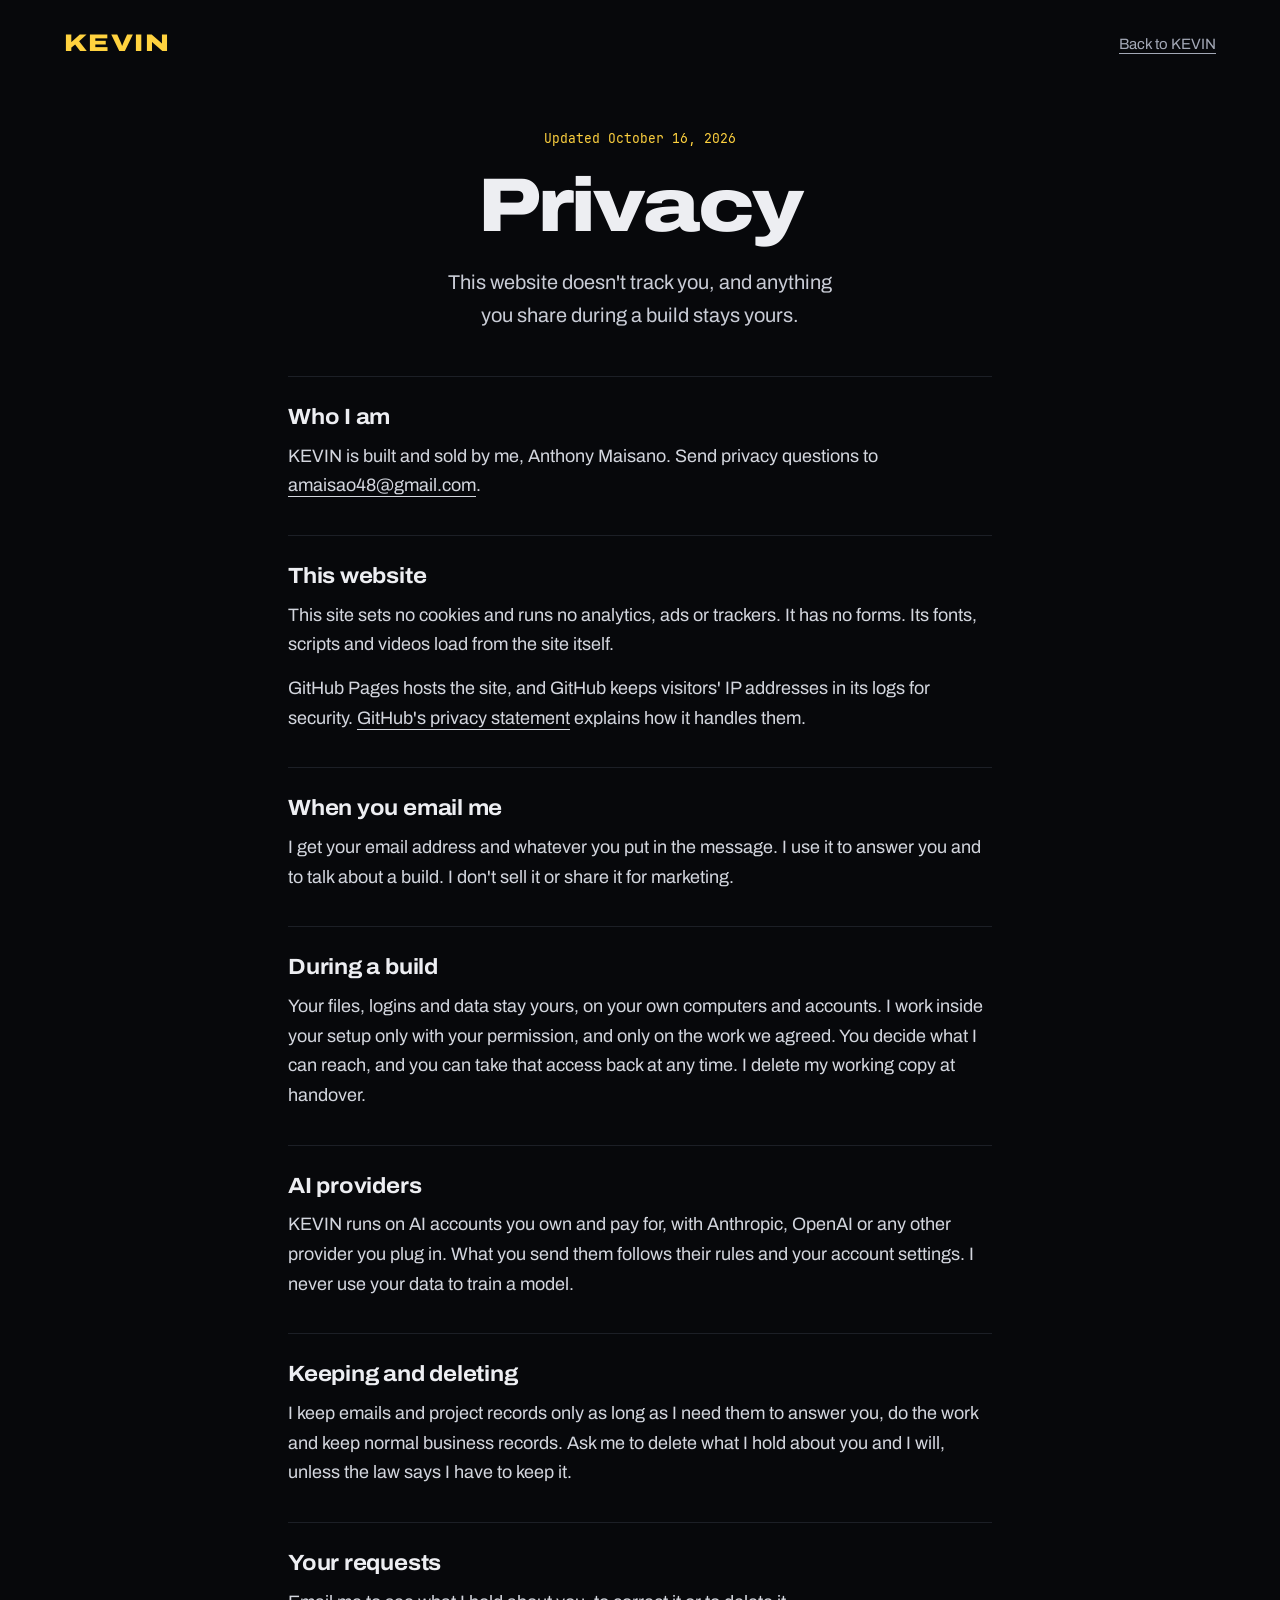
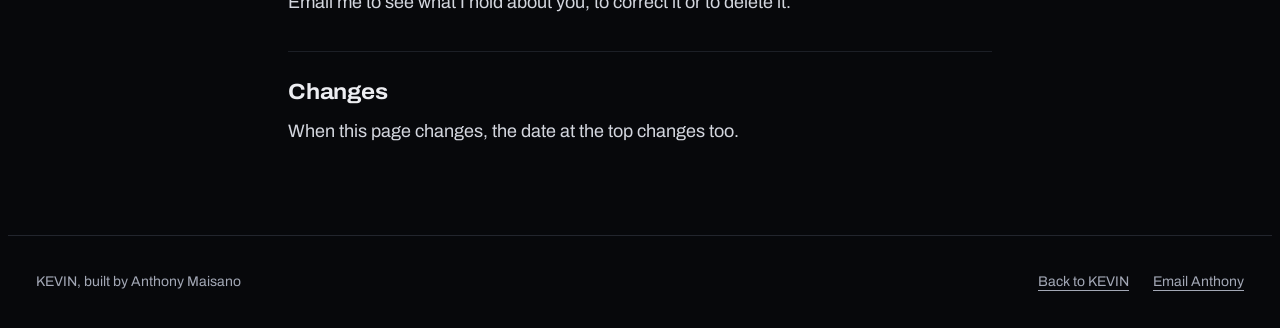
<file: privacy.html>
<!doctype html>
<html lang="en"><head><meta charset="utf-8"><meta name="viewport" content="width=device-width, initial-scale=1">
<title>Privacy | KEVIN</title><meta name="description" content="How KEVIN, built by Anthony Maisano, handles your information.">
<meta name="robots" content="noindex"><meta name="theme-color" content="#07080B"><link rel="icon" href="favicon-32.png" sizes="32x32"><link rel="apple-touch-icon" href="apple-touch-icon.png">
<style>
@font-face{font-family:Archivo;src:url(fonts/Archivo-var.woff2) format('woff2');font-weight:100 900;font-stretch:62% 125%;font-display:swap}
@font-face{font-family:Mono;src:url(fonts/jetbrains-mono.woff2) format('woff2');font-weight:400;font-display:swap}
:root{color-scheme:dark;background:#07080B;color:#EDEEF2;font:400 18px/1.65 Archivo,system-ui,sans-serif}
*{box-sizing:border-box}body{margin:0}a{color:inherit;text-underline-offset:.25em}a:hover{color:#FFD23F}
:focus-visible{outline:2px solid #FFD23F;outline-offset:5px}::selection{background:#FFD23F;color:#07080B}
.skip{position:absolute;top:8px;left:20px;transform:translateY(-150%);padding:12px;background:#07080B}.skip:focus{transform:none}
header{max-width:1320px;margin:auto;padding:22px clamp(24px,5vw,64px);display:flex;align-items:center;justify-content:space-between;gap:24px}
.wordmark{font-size:24px;font-weight:850;font-stretch:125%;letter-spacing:.06em;text-decoration:none;color:#FFD23F}
header a,footer a{display:inline-flex;align-items:center;min-height:44px}
header nav{font-size:15px;color:#A3A8B6}
main{max-width:760px;margin:40px auto 88px;padding:0 28px}
.date{color:#FFD23F;font:400 13px/1.7 Mono,monospace;margin:0 0 18px;text-align:center}
h1{font-size:clamp(44px,7vw,76px);font-stretch:118%;font-weight:850;line-height:1;letter-spacing:-.03em;margin:0 0 22px;text-align:center}
.intro{font-size:20px;color:#C9CCD6;margin:0 auto 44px;text-align:center;max-width:36ch;text-wrap:balance}
section{margin-top:34px;padding-top:26px;border-top:1px solid #1C1F26}h2{font-size:22px;line-height:1.3;letter-spacing:-.01em;font-weight:700;font-stretch:108%;margin:0 0 10px}
p{margin:0 0 14px;color:#D3D6DE;overflow-wrap:anywhere}
footer{border-top:1px solid #22252D;padding:24px 28px;max-width:1264px;margin:auto;color:#A3A8B6;font-size:14px;display:flex;justify-content:space-between;align-items:center;gap:20px;flex-wrap:wrap}
footer nav{display:flex;gap:24px}
@media(max-width:540px){header{padding:14px 22px}main{margin-top:28px;padding:0 22px}.intro{font-size:18px}footer{justify-content:center;text-align:center}}
</style></head><body><a class="skip" href="#main">Skip to content</a>
<header><a class="wordmark" href="index.html" aria-label="KEVIN home">KEVIN</a><nav aria-label="Back"><a href="index.html">Back to KEVIN</a></nav></header>
<main id="main">
<p class="date">Updated October 16, 2026</p>
<h1>Privacy</h1>
<p class="intro">This website doesn't track you, and anything you share during a build stays yours.</p>
<section><h2>Who I am</h2><p>KEVIN is built and sold by me, Anthony Maisano. Send privacy questions to <a href="mailto:amaisao48@gmail.com?subject=Privacy%20question">amaisao48@gmail.com</a>.</p></section>
<section><h2>This website</h2><p>This site sets no cookies and runs no analytics, ads or trackers. It has no forms. Its fonts, scripts and videos load from the site itself.</p><p>GitHub Pages hosts the site, and GitHub keeps visitors' IP addresses in its logs for security. <a href="https://docs.github.com/en/site-policy/privacy-policies/github-general-privacy-statement" rel="noopener">GitHub's privacy statement</a> explains how it handles them.</p></section>
<section><h2>When you email me</h2><p>I get your email address and whatever you put in the message. I use it to answer you and to talk about a build. I don't sell it or share it for marketing.</p></section>
<section><h2>During a build</h2><p>Your files, logins and data stay yours, on your own computers and accounts. I work inside your setup only with your permission, and only on the work we agreed. You decide what I can reach, and you can take that access back at any time. I delete my working copy at handover.</p></section>
<section><h2>AI providers</h2><p>KEVIN runs on AI accounts you own and pay for, with Anthropic, OpenAI or any other provider you plug in. What you send them follows their rules and your account settings. I never use your data to train a model.</p></section>
<section><h2>Keeping and deleting</h2><p>I keep emails and project records only as long as I need them to answer you, do the work and keep normal business records. Ask me to delete what I hold about you and I will, unless the law says I have to keep it.</p></section>
<section><h2>Your requests</h2><p>Email me to see what I hold about you, to correct it or to delete it.</p></section>
<section><h2>Changes</h2><p>When this page changes, the date at the top changes too.</p></section>
</main>
<footer><span>KEVIN, built by Anthony Maisano</span><nav aria-label="Footer"><a href="index.html">Back to KEVIN</a><a href="mailto:amaisao48@gmail.com?subject=KEVIN">Email Anthony</a></nav></footer>
</body></html>
</file>
<file: css/site.css>
/* KEVIN fresh build. Phone first. Still page by default; html.js opts into the cinema. */
@font-face{font-family:Archivo;src:url(../fonts/Archivo-var.woff2) format("woff2");font-weight:100 900;font-stretch:62% 125%;font-display:swap}
@font-face{font-family:JBM;src:url(../fonts/jetbrains-mono.woff2) format("woff2");font-weight:100 800;font-display:swap}
@font-face{font-family:Montserrat;src:url(../fonts/montserrat-var.woff2) format("woff2");font-weight:100 900;font-display:swap}

:root{
  --bg:#07080B; --ink:#EDEEF2; --mute:#8A90A3; --dim:#7A8091; --gold:#FFD23F; --line:rgba(255,255,255,.12); --line2:rgba(255,255,255,.22);
  --pad:20px; --maxw:1240px;
  --wide:'wdth' 125; --sans:Archivo,system-ui,sans-serif; --mono:JBM,ui-monospace,Consolas,monospace;
  /* Liberty Cockpit BASELINE tokens (the real product keeps its own look) */
  --lb-bg:#0A0A0A; --lb-metal:#242424; --lb-ink:#EDEDEF; --lb-mute:#98989C; --lb-gold:#FFCC66; --lb-line:rgba(255,255,255,.13); --lb-line2:rgba(255,255,255,.24); --lb-ok:#4FD24F;
}
@media (min-width:760px){:root{--pad:40px}}
@media (min-width:1200px){:root{--pad:64px}}

*,*::before,*::after{box-sizing:border-box}
html{background:var(--bg);color:var(--ink);overflow-x:hidden;overflow-x:clip;-webkit-text-size-adjust:100%;text-size-adjust:100%}
body{margin:0;background:transparent;font:400 17px/1.55 var(--sans);font-variation-settings:'wdth' 100;overflow-x:hidden;-webkit-font-smoothing:antialiased}
img{display:block;max-width:100%;height:auto}
a{color:inherit}
h1,h2,h3,p,ul,ol,dl,dd,figure,blockquote,pre{margin:0;padding:0}
ul,ol{list-style:none}
button{font:inherit;color:inherit;background:none;border:0;cursor:pointer}
:focus-visible{outline:2px solid var(--gold);outline-offset:3px}
.skip{position:absolute;left:-999px;top:8px;z-index:100;background:var(--gold);color:#000;padding:8px 12px;text-decoration:none}
.skip:focus{left:8px}

/* the star canvas sits under the page content (ruling 24); sized to the large viewport so toolbars never stretch it */
#sky{position:fixed;left:0;top:0;width:100vw;height:100vh;height:100lvh;z-index:-1;pointer-events:none;display:block}
.still #sky{display:none}

/* buttons: square, always */
.btn{display:inline-flex;align-items:center;justify-content:center;gap:.5em;min-height:48px;padding:0 22px;font:700 15px/1 var(--sans);font-variation-settings:'wdth' 108;letter-spacing:.01em;text-decoration:none;border-radius:0;white-space:nowrap}
.btn-gold{background:var(--gold);color:#000;mix-blend-mode:screen}
.still .btn-gold,html:not(.js) .btn-gold{mix-blend-mode:normal}
.btn-line{border:1px solid var(--line2);color:var(--ink)}
.btn-line:hover{border-color:var(--ink)}
.btn-big{min-height:60px;padding:0 34px;font-size:18px}

/* nav */
.nav{position:fixed;left:0;right:0;top:0;z-index:50;display:flex;align-items:center;gap:20px;padding:14px var(--pad);pointer-events:none}
.nav>*{pointer-events:auto}
.nav-mark{font:800 15px/1 var(--sans);font-variation-settings:var(--wide);letter-spacing:.12em;color:var(--gold);text-decoration:none}
.nav nav{display:none;margin-left:auto;gap:24px}
.nav nav a{font-size:14px;color:var(--mute);text-decoration:none}
.nav nav a:hover{color:var(--ink)}
.nav-book{margin-left:auto;min-height:38px;padding:0 14px;font-size:13px;background:rgba(7,8,11,.55)}
/* "See pricing" (2026-10-15): appears once KEVIN is introduced, so nobody has to sit through the whole page */
.nav-price{margin-left:auto;min-height:38px;padding:0 14px;font-size:13px;background:var(--gold);color:#000;border-color:var(--gold)}
.nav-price + .nav-book{margin-left:0}
.js .nav-price{opacity:0;visibility:hidden;transition:opacity .4s,visibility .4s}
.js .nav-price.on{opacity:1;visibility:visible}
@media (max-width:400px){.nav{gap:8px}.nav-price,.nav-book{padding:0 10px;font-size:12px}}
@media (min-width:900px){.nav nav{display:flex}.nav-book{margin-left:0}.nav-price{margin-left:0}}
.js .nav{transition:opacity .4s}
.js .nav.hide{opacity:0;pointer-events:none}
.js .nav.hide>*{pointer-events:none}

/* type */
.t-xl{font:850 clamp(40px,9.6vw,120px)/.94 var(--sans);font-variation-settings:var(--wide);letter-spacing:-.025em;text-wrap:balance}
.t-l{font:850 clamp(34px,7.2vw,88px)/.95 var(--sans);font-variation-settings:var(--wide);letter-spacing:-.022em;text-wrap:balance}
.lede{max-width:60ch;margin-top:20px;color:#C9CCD6;font-size:clamp(17px,1.6vw,21px);line-height:1.5;text-wrap:pretty}
.sec{position:relative;padding:clamp(72px,11vh,128px) var(--pad);max-width:calc(var(--maxw) + var(--pad)*2);margin:0 auto}

/* ================= THE STAGE ================= */
.stage{position:relative}
.stage-in{position:relative}
.beat{font:800 clamp(34px,9vw,96px)/1 var(--sans);font-variation-settings:'wdth' 112;letter-spacing:-.022em;text-wrap:balance;max-width:16ch;padding:0 var(--pad);margin:0 auto .5em;text-align:center}
.story{padding-top:110px}
.b-boomer,.b-pc,.b-demo{max-width:20ch}

/* the chat window that fails: the original page's light chat (Anthony 2026-10-16), deliberately not any brand */
.gchat{position:relative;margin:40px auto;width:min(520px,calc(100% - 2*var(--pad)));font:400 15px/1.45 system-ui,-apple-system,'Segoe UI',sans-serif;text-align:left}
.gwin{position:relative;background:#F4F4F6;color:#1B1C20;border-radius:22px;overflow:hidden;box-shadow:0 40px 90px -30px rgba(0,0,0,.9)}
.gwin-top{display:flex;justify-content:space-between;align-items:center;padding:16px 20px;border-bottom:1px solid #E1E2E6;background:#FBFBFC;font-weight:600;font-size:15px;position:relative;z-index:2}
.gctx{font:500 12px/1 system-ui,-apple-system,'Segoe UI',sans-serif;color:#6B6E78}
.gctx b{font-weight:700;color:#1B1C20;font-variant-numeric:tabular-nums}
.gctx.hot b{color:#D93A2B}
.gmsgs{padding:18px 18px 82px;display:flex;flex-direction:column;gap:12px}
.gm{max-width:84%;padding:2px}
.gm.u{align-self:flex-end;max-width:78%;padding:10px 15px;border-radius:16px;background:#E4E5E9;color:#1B1C20}
.gwin-in{position:absolute;left:14px;right:14px;bottom:14px;height:48px;border-radius:24px;background:#fff;border:1px solid #E1E2E6;display:flex;align-items:center;padding:0 18px;color:#9A9DA6;z-index:2}
.gflag,.gwin.two{display:none}
.gflag{position:absolute;right:-12px;top:70px;z-index:3;background:#D93A2B;color:#fff;font:700 12px/1 system-ui,-apple-system,'Segoe UI',sans-serif;letter-spacing:.08em;text-transform:uppercase;padding:9px 12px;transform:rotate(3deg)}
.gempty{flex:1;display:grid;place-items:center;font-size:22px;font-weight:600;color:#1B1C20;margin:0;padding:0 20px;text-align:center}

/* KEVIN */
.kv{padding:60px var(--pad);text-align:center}
.kv-built{font:600 clamp(20px,2.6vw,30px)/1 var(--sans);text-align:center;max-width:var(--maxw);margin:0 auto}
.kv-word{font:900 clamp(60px,20vw,360px)/.8 var(--sans);font-variation-settings:'wdth' 125;letter-spacing:-.03em;margin:.12em 0 .14em;white-space:nowrap}
.kv-word span{display:inline-block}
.kv-line{max-width:34ch;margin:0 auto;color:#D3D6DE;font-size:clamp(18px,2vw,24px);line-height:1.4;text-wrap:balance}
.kv-clipdef{position:absolute;left:0;top:0;width:0;height:0;overflow:hidden}
.stage{overflow-x:clip}
#kvClipText{font-family:var(--sans);font-weight:900;font-variation-settings:'wdth' 125}

/* HOME, the calm dashboard */
.home{position:relative;margin:40px 0;padding:0 var(--pad)}
.home-in{position:relative;max-width:1400px;margin:0 auto;display:grid;gap:22px;grid-template-columns:1fr;align-items:center}
.home-top{display:flex;justify-content:space-between;align-items:baseline;font:700 16px/1 var(--sans);font-variation-settings:'wdth' 108}
.home-clock{font:400 13px/1 var(--mono);color:#D6D8DF}
.home-hi{font:800 clamp(30px,4.2vw,62px)/1.02 var(--sans);font-variation-settings:'wdth' 112;letter-spacing:-.02em}
.home-kv{margin-top:14px;font:700 13px/1 var(--mono);letter-spacing:.16em;color:var(--gold)}
.home-brief{margin-top:8px;color:#C4C7D0;font-size:16px;line-height:1.5;max-width:34ch;min-height:4.5em}
/* HOME centre (2026-10-15): the clock dial is gone (Anthony: it read as a clock). A plain panel with the app's
   real tab row; Quotes is the open tab. Square corners, one hairline, no glow. */
.home-ring{position:relative;width:min(84vw,520px);margin:0 auto;border:1px solid rgba(255,255,255,.16);background:rgba(7,8,11,.55)}
.ring-mid{display:flex;flex-direction:column;align-items:center;text-align:center;padding:0 clamp(18px,2.4vw,36px) clamp(22px,3vw,40px)}
.home-tabs{list-style:none;display:flex;width:100%;margin:0 0 clamp(22px,3.4vh,40px);padding:0;border-bottom:1px solid rgba(255,255,255,.16)}
.home-tabs li{flex:1;padding:clamp(10px,1.6vh,16px) 0;font:500 clamp(10px,.9vw,12px)/1 var(--mono);letter-spacing:.2em;text-transform:uppercase;color:#8A90A3;position:relative}
.home-tabs li.on{color:var(--gold)}
.home-tabs li.on::after{content:"";position:absolute;left:0;right:0;bottom:-1px;height:2px;background:var(--gold);transform-origin:0 50%;transform:scaleX(var(--tab,1))}
.ring-ready{color:#B8BBC6;font-size:clamp(13px,1.3vw,17px)}
.ring-tab{font:800 clamp(30px,3.8vw,54px)/1.05 var(--sans);font-variation-settings:'wdth' 112;margin:4px 0 clamp(14px,2.2vh,24px)}
.home-go{min-height:clamp(44px,5.2vw,62px);padding:0 clamp(18px,2.2vw,30px);font-size:clamp(15px,1.5vw,20px);position:relative}
.ring-wait{margin-top:14px;color:#B8BBC6;font-size:clamp(12px,1.1vw,15px);max-width:26ch;line-height:1.35}
.home-figs{display:grid;grid-template-columns:1fr 1fr;gap:0 18px}
.home-figs>div{padding:10px 0;border-top:1px solid var(--line)}
.home-figs dt{order:2;color:#AEB2BD;font-size:14px}
.home-figs>div{display:flex;flex-direction:column-reverse}
.home-figs dd{font:800 clamp(26px,3vw,44px)/1.05 var(--sans);font-variation-settings:'wdth' 112;font-variant-numeric:tabular-nums;letter-spacing:-.01em}
.home-figs>div{position:relative}
.home-pay{position:absolute;left:0;top:-6px;font:600 12px/1 var(--mono);color:var(--gold);opacity:0;pointer-events:none;white-space:nowrap}
.home-foot{display:none;justify-content:space-between;padding-top:16px;border-top:1px solid var(--line);color:#AEB2BD;font-size:14px}
.sample-tag{position:absolute;right:var(--pad);bottom:8px;font:500 11px/1 var(--mono);letter-spacing:.08em;color:var(--mute)}
@media (min-width:900px){
  .home-in{grid-template-columns:1fr minmax(380px,1.15fr) .8fr;grid-template-rows:auto 1fr auto;gap:28px 4vw;height:100%}
  .home-top{grid-column:1/-1}
  .home-ring{width:min(34vw,540px)}
  .home-figs{grid-template-columns:1fr;gap:0}
  .home-figs>div{padding:14px 0}
  .home-figs>div:first-child{border-top:0}
  .home-foot{display:flex;grid-column:1/-1}
}
.cursor{position:absolute;width:28px;height:28px;left:0;top:0;opacity:0;pointer-events:none;z-index:40;filter:drop-shadow(0 2px 3px rgba(0,0,0,.6))}
.cursor path{fill:#fff;stroke:#000;stroke-width:1.2}
.still .cursor,html:not(.js) .cursor{display:none}

/* ---- Liberty Cockpit chat (coded from the Liberty spec, BASELINE theme) ---- */
.lib{position:relative;display:grid;grid-template-columns:1fr;grid-template-rows:auto auto 1fr auto;height:100%;min-height:560px;background:var(--lb-bg);color:var(--lb-ink);font:400 13px/1.45 Montserrat,var(--sans);border:1px solid #1c1c1c;overflow:hidden}
.lib-bar{display:flex;align-items:center;gap:10px;padding:0 12px;height:38px;background:var(--lb-metal);border-bottom:1px solid var(--lb-line2);font:400 10px/1 var(--mono);letter-spacing:.14em;white-space:nowrap;overflow:hidden}
.lib-name{font-weight:800;font-size:12px;letter-spacing:.2em;color:rgba(255,255,255,.92)}
.lib-name b{color:var(--lb-gold);font-weight:800}
.lib-est{color:var(--lb-mute);letter-spacing:.24em;padding-left:10px;border-left:1px solid var(--lb-line2)}
.lib-new{display:none;color:#BDBDC2}
.lib-sp{flex:1}
.lib-chip{display:none;border:1px solid var(--lb-line2);padding:6px 8px;color:#E6E6E8}
.lib-chip.ok{color:var(--lb-ok);border-color:rgba(79,210,79,.4)}
.lib-chip.gold{background:var(--lb-gold);color:#141414;border-color:var(--lb-gold);font-weight:800}
.lib-tabs{display:flex;height:34px;align-items:stretch;border-bottom:1px solid var(--lb-line);background:#101010}
.lib-tab{display:flex;align-items:center;padding:0 22px;font:400 10px/1 var(--mono);letter-spacing:.2em;color:#fff;box-shadow:inset 2px 0 0 rgba(255,255,255,.9);background:rgba(255,255,255,.04)}
.lib-deck,.lib-rail{display:none}
.bv-real{position:absolute;inset:0;width:100%;height:100%;object-fit:cover;background:#050605;display:block}
.lib-main{display:flex;flex-direction:column;min-height:0;padding:10px 12px 10px}
.lib-frame{display:flex;justify-content:space-between;font:800 9px/1 var(--mono);letter-spacing:.24em;color:var(--lb-gold);padding:6px 0 10px;border-bottom:1px solid var(--lb-line)}
.lib-frame span{color:var(--lb-mute);font-weight:400}
.lib-log{flex:1;min-height:0;overflow:hidden;display:flex;flex-direction:column;gap:9px;padding:12px 0}
.lib-sys{font:400 11px/1.5 var(--mono);color:var(--lb-mute)}
.lib-sys b{font-weight:400;letter-spacing:.24em;font-size:9px;color:rgba(255,255,255,.54)}
.who{font:400 9px/1 var(--mono);letter-spacing:.24em;color:rgba(255,255,255,.54);margin-bottom:6px}
.lib-you{padding:7px 0 7px 13px;box-shadow:inset 2px 0 0 rgba(255,255,255,.9);background:linear-gradient(90deg,rgba(255,255,255,.08),rgba(255,255,255,.02) 55%,transparent)}
.lib-you .who{color:rgba(255,255,255,.86)}
.lib-you .body{font:400 13px/1.4 var(--mono);color:#fff}
.lib-you .body::before{content:"\276F  ";color:rgba(255,255,255,.55)}
.lib-kwho{margin:2px 0 -2px}
.lib-think{border:1px solid var(--lb-line);padding:8px 10px;background:rgba(255,255,255,.02)}
.lib-think .tx{font:400 11.5px/1.55 var(--mono);color:#C9C9CD}
.lib-mach{display:flex;flex-direction:column;gap:6px;padding-left:12px;border-left:1px solid var(--lb-line)}
.lib-tool,.lib-agent,.lib-diff{border:1px solid var(--lb-line);padding:7px 10px;font:400 11px/1.55 var(--mono);background:rgba(0,0,0,.3)}
.lib-tool u,.lib-answer u{text-decoration-color:rgba(255,255,255,.35)}
.lib-tool .out,.lib-agent .out{color:#AFAFB4;margin-top:4px}
.lib-agent .tag,.pc .tag{display:inline-block;border:1px solid var(--lb-line2);padding:1px 6px;margin-right:6px;font-weight:800;letter-spacing:.12em;color:#fff}
.lib-diff{background:rgba(40,90,40,.18)}
.lib-diff .dh{margin-bottom:4px;display:flex;gap:8px;flex-wrap:wrap;align-items:center}
.dpath{color:var(--lb-mute)}
.nf{border:1px solid var(--lb-line2);padding:0 5px;font-size:9px;letter-spacing:.14em}
.dn{margin-left:auto;color:var(--lb-ok)}
.dl{color:#B9E7B4}
.dmore{color:var(--lb-mute);font-size:9.5px;letter-spacing:.14em;margin-top:4px}
.lib-answer{font:400 13px/1.55 Montserrat,var(--sans);color:#E9E9EC}
.lib-answer b{color:#fff}
.lib-status{display:flex;justify-content:space-between;gap:10px;padding:8px 10px;border:1px solid var(--lb-line);font:400 10.5px/1.3 var(--mono);color:var(--lb-gold)}
.lib-status .tm{color:var(--lb-mute);white-space:nowrap}
.lib-input{display:flex;gap:6px;align-items:center;margin-top:8px;padding:8px 10px;border:1px solid var(--lb-line2);font:400 11px/1 var(--mono);color:#77777C}
.lib-input .ph{flex:1;white-space:nowrap;overflow:hidden;text-overflow:ellipsis}
.lib-input .ib{display:none;border:1px solid var(--lb-line2);padding:6px 8px;color:#D9D9DC;font-size:9px;letter-spacing:.14em}
.lib-input .ib.stop{color:#FF6B60;border-color:rgba(255,107,96,.6)}
.lib-foot{display:none}
.lib-h{font:800 9px/1 var(--mono);letter-spacing:.24em;color:var(--lb-gold);margin:14px 0 10px}
.lib-h span{color:var(--lb-mute);font-weight:400;letter-spacing:.06em;margin-left:6px}
@media (min-width:900px){
  .lib{grid-template-columns:200px 1fr 260px;grid-template-rows:38px 34px 1fr 28px}
  .lib-bar,.lib-tabs,.lib-foot{grid-column:1/-1}
  .lib-new{display:inline}
  .lib-chip{display:inline-block}
  .lib-deck,.lib-rail{display:block;min-height:0;overflow:hidden;padding:2px 12px;border-right:1px solid var(--lb-line)}
  .lib-rail{border-right:0;border-left:1px solid var(--lb-line)}
  .lib-deck li{font:400 11px/1.3 var(--mono);color:#9C9CA1;margin-bottom:7px}
  .lib-deck li b{color:#F0F0F2;font-weight:700}
  .lib-robots li{display:flex;justify-content:space-between;color:#CFCFD3!important}
  .lib-robots li::before{content:"";width:7px;height:7px;background:var(--lb-ok);margin:3px 8px 0 0;flex:none}
  .lib-robots li i{margin-left:auto;font-style:normal;color:var(--lb-mute)}
  .lib-main{padding:10px 20px}
  .lib-input .ib{display:inline-block}
  .lib-who{border:1px solid var(--lb-line);padding:7px 8px;margin-bottom:6px;font:400 10px/1.45 var(--mono);color:#BDBDC1;position:relative}
  .lib-who b{color:#fff;display:block}
  .lib-who i{position:absolute;right:8px;top:7px;font-style:normal;color:var(--lb-mute)}
  .lib-who.on{border-color:rgba(255,204,102,.4);box-shadow:inset 2px 0 0 var(--lb-gold)}
  .lib-who.on i{color:var(--lb-ok)}
  .lib-wire li{font:400 11px/1.45 Montserrat,var(--sans);color:#C9C9CD;margin-bottom:9px;padding-left:12px;border-left:1px solid var(--lb-line)}
  .lib-wire i{display:block;font:400 9px/1.3 var(--mono);color:var(--lb-mute);font-style:normal}
  .lib-wire b{color:#fff}
  .lib-mini{display:block;width:100%;height:150px;border:1px solid var(--lb-line);background:#050605}
  /* never shown above its own pixels, so it stays sharp */
  .lib-mini-real{display:block;width:100%;max-width:var(--mbw,291px);height:auto;margin:6px 0 0}
  .lib-foot{display:flex;align-items:center;gap:16px;padding:0 12px;border-top:1px solid var(--lb-line);font:400 10px/1 var(--mono);color:var(--lb-mute);letter-spacing:.06em;white-space:nowrap;overflow:hidden}
  .lib-foot .sp{flex:1}
  .lib-foot span:first-child{color:var(--lb-gold)}
}
@media (min-width:1300px){.lib{grid-template-columns:230px 1fr 290px}.lib-think .tx,.lib-tool,.lib-agent,.lib-diff{font-size:12px}}

/* the stack: still page lists every layer with its caption */
.stack{position:relative;padding:40px var(--pad)}
.layers{display:grid;gap:28px}
.layer{position:relative;background:var(--lb-bg);border:1px solid #23252b;overflow:hidden}
.ly-chat{border:0}
.lib-real{display:none}
@media (min-width:760px){.js .lib-real{display:block;position:absolute;inset:0;width:100%;height:100%;object-fit:contain;background:#0A0A0A;opacity:0;visibility:hidden;z-index:2}}
.ly-brain,.ly-models,.ly-skills,.ly-hooks{aspect-ratio:4/5}
@media (min-width:760px){.ly-brain,.ly-models,.ly-skills,.ly-hooks{aspect-ratio:16/9}}
.ly-chat .lib{min-height:620px}
.caps{display:grid;gap:26px;margin-top:40px}
.cap-n{font:500 14px/1 var(--mono);color:var(--gold);margin-bottom:10px}
.cap h3{font:800 clamp(26px,3.2vw,46px)/1.02 var(--sans);font-variation-settings:'wdth' 118;letter-spacing:-.018em;text-wrap:balance}
.cap p:last-child{margin-top:10px;color:#C4C7D0;max-width:44ch;font-size:16px;line-height:1.5}
.stack-title{display:none}

/* brain view */
.brainview{position:absolute;inset:0;background:#060606}
.brain-cv{position:absolute;inset:0;width:100%;height:100%;display:block}
.bv-head{position:absolute;left:16px;top:14px;right:16px}
.bv-title{font:700 clamp(16px,2vw,24px)/1 var(--mono);letter-spacing:.12em;color:#E8FFE6}
.bv-stats{margin-top:6px;font:400 9px/1.4 var(--mono);letter-spacing:.14em;color:#52FF5E}
.bv-read{position:absolute;left:16px;right:16px;bottom:14px;padding:10px 12px;border:1px solid rgba(82,255,94,.28);background:rgba(4,8,4,.82);min-height:92px}
.bv-file{font:700 11px/1 var(--mono);color:var(--lb-gold);letter-spacing:.06em}
.bv-text{margin-top:6px;font:400 12px/1.5 var(--mono);color:#D9F5D6}
.bv-signals{display:none}
@media (min-width:760px){
  .bv-head{left:26px;top:22px}
  .bv-read{left:26px;right:auto;bottom:22px;width:min(400px,34%)}
  .bv-signals{display:block;position:absolute;right:26px;top:90px;width:min(300px,26%);font:400 10.5px/1.35 var(--mono)}
  .bv-signals li{display:flex;gap:10px;padding:4px 6px;color:#BFE9BC}
  .bv-signals li i{font-style:normal;color:#6E8A6C;width:62px;flex:none}
  .bv-signals li.on{background:rgba(82,255,94,.08);box-shadow:inset 2px 0 0 #52FF5E;color:#fff}
}

/* models, skills, hooks panes */
.pane{position:absolute;inset:0;padding:22px;display:flex;flex-direction:column;background:#0A0A0A;color:var(--lb-ink);font:400 13px/1.5 var(--mono)}
.pane-models{align-items:center;justify-content:center;background:radial-gradient(120% 90% at 50% 40%,#151515,#0A0A0A)}
.picker{width:min(100%,820px,var(--pk,820px));height:auto;border-radius:0}
.pane-h{font:800 10px/1 var(--mono);letter-spacing:.24em;color:var(--lb-gold);margin:6px 0 12px}
.runs li{display:grid;grid-template-columns:1fr auto;gap:2px 12px;padding:10px 0;border-top:1px solid var(--lb-line)}
.runs b{color:#fff;font-weight:700}
.runs i{font-style:normal;color:var(--lb-mute);font-size:11px;text-align:right}
.runs span{grid-column:1/-1;color:#C9C9CD;font-family:Montserrat,var(--sans)}
.night{position:relative;margin-top:4px}
.night-axis{display:flex;justify-content:space-between;color:var(--lb-mute);font-size:11px;padding-bottom:6px;border-bottom:1px solid var(--lb-line)}
/* each robot: name and result on one line, its run time as a mark on a track underneath (never on the words) */
.night-row{position:relative;padding:9px 0 22px 0;border-bottom:1px solid var(--lb-line);display:flex;gap:10px;align-items:baseline}
.night-row::before{content:"";position:absolute;left:0;right:0;bottom:9px;height:1px;background:var(--lb-line)}
.night-row::after{content:"";position:absolute;left:var(--x);bottom:6px;width:7px;height:7px;margin-left:-3.5px;background:var(--lb-gold)}
.night-row b{color:#fff;font-weight:700}
.night-row span{color:#C9C9CD;font-family:Montserrat,var(--sans)}
.pane-file{color:var(--lb-mute);font-size:11px;margin-bottom:8px}
.code{background:#0F0F0F;border:1px solid var(--lb-line);padding:12px;font:400 12px/1.55 var(--mono);color:#E0E0E3;white-space:pre;overflow:hidden}
.hlog li{display:flex;justify-content:space-between;gap:10px;padding:8px 0;border-top:1px solid var(--lb-line)}
.hlog code{font:inherit;color:#D9D9DC}
.hlog b{font-weight:700;color:var(--lb-mute)}
.hlog b.blk{color:#FF6B60}
.hlog b.held{color:var(--lb-gold)}
@media (min-width:760px){
  .pane{padding:36px 44px}
  .pane-skills{display:grid;grid-template-columns:1fr 1fr;grid-template-rows:auto 1fr;gap:0 48px;align-content:start}
  .pane-skills .pane-h:nth-of-type(2){grid-column:2;grid-row:1}
  .pane-skills .runs{grid-column:1;grid-row:2}
  .pane-skills .night{grid-column:2;grid-row:2}
  .pane-hooks{display:grid;grid-template-columns:1.1fr 1fr;grid-template-rows:auto 1fr;gap:0 40px;align-content:start}
  .pane-hooks .pane-file{grid-column:1;grid-row:1}
  .pane-hooks .code{grid-column:1;grid-row:2;font-size:14px}
  .pane-hooks .pane-h{grid-column:2;grid-row:1}
  .pane-hooks .hlog{grid-column:2;grid-row:2;font-size:14px}
}

/* ================= CINEMA (html.js only) ================= */
.js .stage-in{height:100vh;height:100dvh;overflow:hidden}
.js .story,.js .gchat,.js .kv,.js .home,.js .stack{position:absolute;margin:0}
.js .story{inset:0;padding:0}
.js .beat{position:absolute;left:0;right:0;top:15%;margin:0 auto;opacity:0;text-align:center}
/* the opening, like the original page (2026-10-15): one line at a time, big, in the middle of the screen; the words
   light up in order as you scroll. The three chat captions sit small above the chat box, never on it. */
.js .b-q,.js .b-behind,.js .b-boomer,.js .b-demo,.js .b-pc{top:50%}
.js .b-bloat,.js .b-halluc,.js .b-forget{font-size:clamp(21px,2.6vw,34px);max-width:24ch}
.beat .w{display:inline-block}
.scroll-cue{display:none}
.js .scroll-cue{display:block;position:absolute;left:50%;bottom:22px;transform:translateX(-50%);font:500 12px/1 var(--mono);letter-spacing:.2em;color:var(--mute)}
.js .gchat{left:50%;top:50%;width:min(520px,86vw);height:min(560px,58dvh);opacity:0;margin:0}
.js .gwin{position:absolute;inset:0}
.js .gmsgs{position:absolute;left:0;right:0;top:54px;padding-bottom:18px;will-change:transform}
.js .gflag{display:block;opacity:0}
.js .gwin.two{display:flex;flex-direction:column;opacity:0}
.js .gwin.one::after{content:"";position:absolute;left:0;right:0;bottom:0;height:72px;background:#F4F4F6;z-index:1}
.js .kv{inset:0;display:flex;flex-direction:column;justify-content:center;align-items:center;padding:0 var(--pad)}
.js .kv-built{position:absolute;opacity:0}
.js .kv-word{opacity:0;margin:0}
.js .kv-line{position:absolute;opacity:0}
.js .home{inset:0;padding:0;visibility:hidden}
.js .home-in{position:absolute;inset:68px var(--pad) 26px;margin:0 auto;max-width:1400px;align-content:space-between}
@media (max-width:899px){.js .home-in{inset:58px var(--pad) 22px;align-content:space-between;gap:6px}.js .home-brief{font-size:14px;min-height:0;line-height:1.4}.js .home-hi{font-size:28px}.js .home-ring{width:100%}.js .home-tabs{margin-bottom:14px}.js .ring-tab{font-size:30px;margin-bottom:12px}.js .home-figs dd{font-size:24px}.js .home-figs>div{padding:6px 0}.js .home-kv{margin-top:8px}.js .ring-wait{display:none}}
.js .stack{inset:0;padding:0;perspective:1800px;perspective-origin:50% 45%}
.js .layers{position:absolute;inset:0;display:block;transform-style:preserve-3d}
.js .layer{position:absolute;inset:0;aspect-ratio:auto;transform-origin:50% 50%;backface-visibility:hidden;-webkit-backface-visibility:hidden;border:1px solid rgba(255,255,255,.14)}
.js .ly-chat .lib{min-height:0;border:0}
.js .lib-log{justify-content:flex-end}
.js .ly-brain{z-index:5}.js .ly-chat{z-index:4}.js .ly-models{z-index:3}.js .ly-skills{z-index:2}.js .ly-hooks{z-index:1}
.js .caps{position:absolute;left:var(--pad);right:var(--pad);top:var(--capTop,66%);margin:0;display:block;pointer-events:none}
.js .cap{position:absolute;left:0;right:0;top:0;opacity:0}
.js .stack-title{display:block;position:absolute;left:var(--pad);top:74px;font:500 12px/1 var(--mono);letter-spacing:.06em;color:var(--mute);opacity:0}
@media (min-width:900px){
  .js .caps{top:auto;bottom:9vh;width:min(32vw,460px);right:auto}
  .js .cap{top:auto;bottom:0}
}
.js .sample-tag{opacity:.9}

/* ================= SECTIONS ================= */
.statement .t-xl{max-width:17ch}
/* no dead band between the product statement and Real interfaces (Anthony 2026-10-16) */
.statement{padding-bottom:clamp(28px,5vh,56px)}
.facts{display:grid;grid-template-columns:1fr;gap:0;margin-top:44px;border-top:1px solid var(--line)}
.facts li{display:flex;justify-content:space-between;gap:16px;padding:16px 0;border-bottom:1px solid var(--line)}
.facts b{font-weight:700;font-variation-settings:'wdth' 108}
.facts span{color:var(--mute);text-align:right}
@media (min-width:900px){.facts{grid-template-columns:repeat(5,1fr);gap:0 22px;border-top:0}.facts li{flex-direction:column;justify-content:flex-start;border-top:1px solid var(--line2);border-bottom:0}.facts span{text-align:left}}
.row-cta{display:flex;flex-wrap:wrap;gap:12px;margin-top:36px}

/* real interfaces */
.screens{max-width:none;padding-left:0;padding-right:0}
.scr-head{padding:0 var(--pad);max-width:calc(var(--maxw) + var(--pad)*2);margin:0 auto}
.scr-sub{margin-top:12px;color:#C4C7D0}
.scr-count{display:none}
.scr-set{position:relative;margin:34px auto 0;width:min(96vw,1500px)}
.scr{border:1px solid #23252b}
.scr-note{margin-top:12px;padding:0 var(--pad);color:#C4C7D0}
.lift{position:relative;margin:14px var(--pad) 0}
.lift-img{display:none}
.lift-lab{margin-top:8px;color:var(--ink);font-weight:600}
.pc{border:1px solid rgba(255,255,255,.3);background:#0B0B0B;padding:12px 14px;font:400 12.5px/1.55 var(--mono);color:#E4E4E7}
.pc .out{color:#B4B4B9;margin-top:6px}
.pc-diff{background:#0E1A0E}
.pc-diff p{color:#B9E7B4}
.pc-diff .dh{color:#fff;margin-bottom:4px}
.pc-term{background:#08142A;border-color:#2B4A7A;color:#D7E3FA}
@media (min-width:900px){
  .lift{position:absolute;left:var(--x);top:var(--y);width:var(--w);margin:0}
  .lift-img{display:block;width:100%;border:1px solid var(--gold);box-shadow:0 30px 60px rgba(0,0,0,.6)}
  .pc{display:none}
  .lift-lab{position:absolute;left:calc(100% + 18px);top:50%;transform:translateY(-50%);width:16ch;font-size:15px;line-height:1.3}
}
.js .screens .scr-pin{height:100vh;height:100dvh;position:relative;overflow:hidden}
.js .screens .scr-head{position:absolute;left:0;right:0;top:70px;z-index:3}
.js .screens .scr-count{display:none}
@media (min-width:900px){.js .screens .scr-count{display:block;position:absolute;right:var(--pad);top:0;font:500 13px/1 var(--mono);color:var(--mute)}}
.js .scr-set{position:absolute;left:50%;top:56%;width:min(94vw,1500px,calc((100dvh - 210px)*1.7778));margin:0;opacity:0}
.js .scr-set .lift{opacity:0}
@media (max-width:899px){
  /* rests in the middle of the space under the heading, not the middle of the whole screen (2026-10-16: dead band under it) */
  .js .scr-set{top:auto;bottom:auto;top:calc(50% + 48px)}
  .js .scr-set .lift{position:absolute;left:0;right:0;top:calc(100% + 14px);margin:0}
  .js .scr-set .scr-note{position:absolute;top:calc(100% + 14px);left:0;right:0;padding:0}
}


/* use cases */
.use-list{margin-top:56px;display:grid;gap:0}
.use{display:grid;grid-template-columns:40px 1fr;gap:6px 14px;padding:28px 0;border-top:1px solid var(--line)}
.use-n{grid-row:1/4;font:500 13px/1.9 var(--mono);color:var(--gold)}
.use h3{font:800 clamp(24px,3vw,40px)/1.05 var(--sans);font-variation-settings:'wdth' 116;letter-spacing:-.015em}
.use p{color:#C4C7D0;max-width:62ch}
.parts{display:flex;flex-wrap:wrap;gap:6px 18px;margin-top:6px;font:400 13px/1.4 var(--mono);color:var(--mute)!important}
@media (min-width:900px){.use{grid-template-columns:60px 1fr 1.1fr;align-items:start}.use-n{grid-row:1/3}.use h3{grid-column:2;grid-row:1/3}.use p{grid-column:3}}
.wall{margin-top:80px}
.wall-h{font:800 clamp(26px,3.2vw,46px)/1.05 var(--sans);font-variation-settings:'wdth' 118}
.wall-grid{display:grid;grid-template-columns:repeat(2,1fr);gap:1px;margin-top:26px;background:var(--line);border:1px solid var(--line)}
.wall-grid li{background:var(--bg);padding:14px 12px;font-size:15px;color:#D6D8DF}
@media (min-width:760px){.wall-grid{grid-template-columns:repeat(3,1fr)}}
@media (min-width:1100px){.wall-grid{grid-template-columns:repeat(6,1fr)}}
.wall-line{margin-top:30px;font:800 clamp(24px,3vw,42px)/1.08 var(--sans);font-variation-settings:'wdth' 112;max-width:24ch;color:var(--gold)}

/* marketing */
.mkt-list{margin-top:46px;border-top:1px solid var(--line2)}
.mkt-list>div{display:grid;grid-template-columns:1fr auto;gap:2px 16px;padding:16px 0;border-bottom:1px solid var(--line)}
.mkt-list dt{font-weight:700;font-variation-settings:'wdth' 110}
.mkt-list dd{grid-column:1;color:#C4C7D0}
.mkt-list .st{grid-column:2;grid-row:1;font:500 12px/1.6 var(--mono);color:var(--mute);text-align:right}
.mkt-list .st.held{color:var(--gold)}
@media (min-width:900px){.mkt-list>div{grid-template-columns:220px 1fr 140px;align-items:baseline}.mkt-list dd{grid-column:2}.mkt-list .st{grid-column:3}}

/* departments */
.depts{max-width:none}
.dp-head{max-width:var(--maxw);margin:0 auto}
.dp-head p{margin-top:14px;max-width:58ch;color:#C4C7D0}
.dp-index{display:none}
.dp-list{max-width:var(--maxw);margin:40px auto 0}
.dp{position:relative;padding:22px 0;border-top:1px solid var(--line)}
.dp-word{display:none}
.dp-card h3{display:flex;flex-wrap:wrap;align-items:center;gap:10px;font:800 clamp(24px,3vw,40px)/1.05 var(--sans);font-variation-settings:'wdth' 116}
.tagq{display:inline-block;background:var(--gold);color:#000;font:700 12px/1 var(--sans);font-variation-settings:'wdth' 100;padding:6px 8px;mix-blend-mode:screen}
.dp-card>p{margin-top:8px;color:#C4C7D0;max-width:60ch}
.dp-sk{font:400 13px/1.5 var(--mono);color:var(--mute)!important}
.dp-chart{display:block;width:100%;max-width:520px;margin-top:14px;border-left:1px solid var(--line2);border-bottom:1px solid var(--line2)}
.dp-chart .pl{fill:none;stroke:var(--gold);stroke-width:1.6}
.dp-note{font:400 11px/1.4 var(--mono);color:var(--mute)!important}
.js .depts .dp-pin{position:relative;height:100vh;height:100dvh;overflow:hidden;max-width:none}
.js .depts{padding:0}
.js .dp-head{position:absolute;left:var(--pad);right:var(--pad);top:72px}
.js .dp-head p{display:none}
.js .dp-index{display:flex;position:absolute;left:var(--pad);right:var(--pad);top:calc(72px + 1.2em + 56px);gap:6px 14px;flex-wrap:wrap;font-size:13px;color:var(--dim)}
.js .dp-index li{transition:color .3s}
.js .dp-index li.on{color:var(--gold)}
.js .dp-list{position:absolute;inset:0;margin:0;max-width:none}
.js .dp{position:absolute;left:0;right:0;top:0;bottom:0;border:0;padding:0;opacity:0;visibility:hidden}
.js .dp-word{display:block;position:absolute;left:var(--pad);right:0;top:34%;font:900 clamp(64px,17vw,250px)/.82 var(--sans);font-variation-settings:'wdth' 125;letter-spacing:-.03em;white-space:nowrap;color:var(--ink)}
.js .dp-card{position:absolute;left:var(--pad);right:var(--pad);bottom:7vh;padding:20px;background:rgba(10,11,14,.92);border:1px solid var(--line2)}
@media (min-width:900px){
  .js .dp-head{left:calc(var(--pad) + 220px)}
  .js .dp-index{flex-direction:column;top:30%;right:auto;width:200px;font-size:16px;gap:14px}
  .js .dp-word{left:calc(var(--pad) + 220px);top:26%}
  .js .dp-card{left:calc(var(--pad) + 220px);right:auto;width:min(760px,56vw);bottom:10vh;padding:28px 32px}
}

/* files */
.ide{margin-top:44px;border:1px solid var(--line2);background:#0B0C10}
.ide-tabs{display:flex;overflow-x:auto;border-bottom:1px solid var(--line2);scrollbar-width:none}
.ide-tabs button{flex:none;padding:14px 16px;font:500 13px/1 var(--mono);color:var(--mute);border-right:1px solid var(--line)}
.ide-tabs button[aria-selected=true]{color:#fff;background:#14161C;box-shadow:inset 0 -2px 0 var(--gold)}
.ide-body{position:relative}
.fpane{padding:18px}
.fpane[hidden]{display:none}
.fwhy{color:#C4C7D0;max-width:62ch;margin-bottom:14px}
.fpane pre{font:400 12.5px/1.6 var(--mono);color:#D9DBE2;white-space:pre-wrap;word-break:break-word}
.fpane .h{color:var(--gold)}
@media (min-width:900px){.fpane{display:grid;grid-template-columns:300px 1fr;gap:32px;padding:30px}.fpane pre{font-size:14px;white-space:pre}}
html:not(.js):not(.still) .fpane[hidden]{display:block}   /* reduced motion keeps working tabs (JS runs there) */

/* skills */
.shelves{display:grid;grid-template-columns:1fr 1fr;gap:28px 20px;margin-top:46px}
.shelf h3{font:800 20px/1 var(--sans);font-variation-settings:'wdth' 118;padding-bottom:10px;border-bottom:1px solid var(--line2);margin-bottom:10px}
.shelf li{font:400 13.5px/1.9 var(--mono);color:#C9CCD6}
@media (min-width:900px){.shelves{grid-template-columns:repeat(6,1fr)}}

/* reel */
.film{display:grid;grid-template-columns:repeat(6,1fr);gap:4px;margin-top:40px}
.film span{aspect-ratio:9/16;background:#101217;border:1px solid var(--line);position:relative;overflow:hidden}
.film span::after{content:"";position:absolute;left:0;right:0;bottom:0;height:var(--h,0%);background:rgba(255,210,63,.16);border-top:1px solid var(--gold)}
@media (min-width:900px){.film{grid-template-columns:repeat(12,1fr)}}
.steps3{display:grid;gap:22px;margin-top:40px}
.steps3 .s-n{font:500 13px/1 var(--mono);color:var(--gold);margin-bottom:8px}
.steps3 h3{font:800 24px/1.05 var(--sans);font-variation-settings:'wdth' 116}
.steps3 p:last-child{margin-top:8px;color:#C4C7D0}
@media (min-width:900px){.steps3{grid-template-columns:repeat(3,1fr);gap:40px}}

/* built in KEVIN: gold block, black text knocked through to the stars (ruling 24) */
.built{position:relative;background:var(--gold);color:#000;mix-blend-mode:screen;padding:clamp(80px,14vh,150px) var(--pad)}
.built-in{max-width:var(--maxw);margin:0 auto}
.built .t-xl{max-width:14ch;color:#000}
.built p{margin-top:20px;max-width:58ch;font-size:clamp(17px,1.6vw,21px);font-weight:500;color:#000}
.still .built,html:not(.js) .built{mix-blend-mode:normal}

/* timeline */
.tl{display:grid;gap:0;margin-top:46px}
.tl li{display:grid;grid-template-columns:110px 1fr;gap:4px 16px;padding:18px 0;border-top:1px solid var(--line)}
.tl-w{grid-row:1/3;font:500 13px/1.7 var(--mono);color:var(--gold)}
.tl h3{font:800 22px/1.1 var(--sans);font-variation-settings:'wdth' 116}
.tl li>p:last-child{color:#C4C7D0}
@media (min-width:900px){.tl{grid-template-columns:repeat(5,1fr);gap:0 22px}.tl li{grid-template-columns:1fr;border-top:1px solid var(--line2)}.tl-w{grid-row:auto}}

/* pricing */
.plans{display:grid;gap:0;margin-top:46px;border-top:1px solid var(--line2)}
.plan{padding:28px 0;border-bottom:1px solid var(--line);display:flex;flex-direction:column}
.plan h3{font:800 26px/1 var(--sans);font-variation-settings:'wdth' 118}
.price{margin-top:12px;font:850 clamp(44px,5.4vw,72px)/1 var(--sans);font-variation-settings:var(--wide);letter-spacing:-.02em;font-variant-numeric:tabular-nums}
.price .per{font-size:.38em;font-weight:700;letter-spacing:0;color:var(--mute)}
.when{margin-top:8px;color:#C4C7D0}
.plan ul{margin:18px 0 24px}
.plan li{padding:7px 0;border-top:1px solid var(--line);color:#D6D8DF;font-size:15px}
.plan .btn{margin-top:auto;align-self:flex-start}
.fine{margin-top:26px;color:var(--mute);max-width:70ch;font-size:15px}
@media (min-width:900px){.plans{grid-template-columns:repeat(3,1fr);border-top:0}.plan{padding:0 32px;border-bottom:0;border-left:1px solid var(--line)}.plan:first-child{padding-left:0;border-left:0}}

/* founder */
.fq{display:grid;gap:22px;max-width:980px}
.fq img{width:120px;height:120px;object-fit:cover;filter:grayscale(1) contrast(1.05)}
.fq blockquote{font:700 clamp(24px,3vw,40px)/1.2 var(--sans);font-variation-settings:'wdth' 106;letter-spacing:-.01em;text-wrap:pretty}
.fq figcaption{color:var(--mute)}
@media (min-width:900px){.fq{grid-template-columns:160px 1fr;gap:20px 44px}.fq img{width:160px;height:160px;grid-row:1/3}}

/* faq */
.qa{margin-top:40px;border-top:1px solid var(--line2);max-width:900px}
.qa details{border-bottom:1px solid var(--line)}
.qa summary{list-style:none;cursor:pointer;padding:20px 40px 20px 0;position:relative;font:700 clamp(18px,1.8vw,22px)/1.3 var(--sans);font-variation-settings:'wdth' 106}
.qa summary::-webkit-details-marker{display:none}
.qa summary::after{content:"+";position:absolute;right:4px;top:18px;font:400 24px/1 var(--mono);color:var(--gold)}
.qa details[open] summary::after{content:"\2212"}
.qa details p{padding:0 0 22px;color:#C4C7D0;max-width:64ch}

/* final + footer */
.final{padding:clamp(100px,18vh,200px) var(--pad) 40px;text-align:center}
.final .t-xl{margin:0 auto 34px;max-width:12ch}
.foot{padding:0 var(--pad) 0;text-align:center;overflow:hidden}
.foot p:first-child{color:var(--mute);font-size:14px}
.foot-word{font:900 27vw/.74 var(--sans);font-variation-settings:'wdth' 125;letter-spacing:-.04em;color:#22252C;margin:24px 0 -0.06em;white-space:nowrap;user-select:none}

/* departments: words wrap to fit */
.js .dp-word{white-space:normal;font-size:clamp(48px,13vw,200px);right:var(--pad)}
.js .dp-head .t-l{font-size:clamp(28px,6.6vw,44px)}
@media (min-width:900px){.js .dp-word{font-size:clamp(56px,10.5vw,190px);top:24%}}

@media (min-width:900px){
  .js .screens .scr-head .t-l{font-size:clamp(40px,4.2vw,64px)}
  .js .screens .scr-head{top:76px}
  .js .scr-set{top:calc(50% + 56px);width:min(94vw,1500px,calc((100dvh - 250px)*1.7778))}
  .js .dp-card{display:grid;grid-template-columns:1fr 300px;gap:0 36px;background:#0A0B0E;bottom:8vh;width:min(980px,64vw)}
  .js .dp-card>*{grid-column:1}
  .js .dp-card .dp-chart{grid-column:2;grid-row:1/4;align-self:center;margin:0}
  .js .dp-card .dp-note{grid-column:2;grid-row:4}
  .js .dp-word{top:21%}
}
.js .dp-card{background:#0A0B0E}

@media (min-width:900px){
  .js .th-word{position:absolute;left:0;right:0;top:54%;transform:translateY(-62%);margin:0;font-size:clamp(120px,21vw,420px);z-index:0}
  .js .th-screen{z-index:1;margin-top:28px}
  .js .th-pick{position:relative;z-index:1}
}

.beat .gold{color:var(--gold)}

@media (max-width:759px){.pane-models{padding:8px}.pane{padding:12px 14px;font-size:11.5px}.runs li{padding:5px 0}.runs span{font-size:11.5px}.runs i{font-size:10px}.night-axis{font-size:10px;padding-bottom:4px}.night-row{padding:5px 0 17px}.night-row::before{bottom:7px}.night-row::after{bottom:4px}.pane-h{margin:4px 0 8px}.code{font-size:10.5px;white-space:pre-wrap;padding:8px}.hlog li{padding:5px 0}}

/* pricing (ruling 27) */
.sr{position:absolute;width:1px;height:1px;overflow:hidden;clip:rect(0 0 0 0);white-space:nowrap}
.ptable-wrap{margin-top:46px;overflow-x:auto;border-top:1px solid var(--line2);-webkit-overflow-scrolling:touch}
.ptable{width:100%;min-width:760px;border-collapse:collapse;font-size:15px}
.ptable th,.ptable td{padding:12px 16px;border-bottom:1px solid var(--line);text-align:left;vertical-align:top}
.ptable tbody th{font-weight:600;color:#D6D8DF;width:26%;position:sticky;left:0;background:var(--bg);z-index:1}
.ptable td{color:#C4C7D0}
.ptable td.no{color:var(--mute)}
.ptable thead th{padding:22px 16px 20px;vertical-align:bottom}
.ptable thead th:first-child{position:sticky;left:0;background:var(--bg);z-index:1}
.pn{display:block;font:800 22px/1 var(--sans);font-variation-settings:'wdth' 118}
.ptable .amt{display:block;margin-top:10px;font:850 clamp(36px,4vw,56px)/1 var(--sans);font-variation-settings:var(--wide);letter-spacing:-.02em;font-variant-numeric:tabular-nums}
.when{display:block;margin-top:8px;color:#C4C7D0;font-weight:400;font-size:14px;line-height:1.35;min-height:2.7em}
.ptable thead .btn{margin-top:16px;min-height:44px;padding:0 16px;font-size:14px}
.care{display:grid;gap:8px 30px;margin-top:34px;padding:22px 0;border-top:1px solid var(--line2);border-bottom:1px solid var(--line2)}
.care h3{font:800 22px/1 var(--sans);font-variation-settings:'wdth' 118}
.care p{color:#C4C7D0;max-width:60ch}
.care-amt{font-weight:600;color:var(--ink)!important}
.care-amt .amt{font:850 36px/1 var(--sans);font-variation-settings:var(--wide)}
@media (min-width:900px){.care{grid-template-columns:200px 1fr auto;align-items:center}.ptable{font-size:15.5px}}
@media (max-width:899px){.ptable tbody th{width:118px;min-width:118px;font-size:13.5px}.ptable td{font-size:14px}.ptable{min-width:640px}}
/* pricing groups (2026-10-16): what every plan gets, then how much of Anthony each plan gets */
.ptable thead .tag{display:block;margin-top:2px;max-width:26ch;color:var(--ink);font-size:14px;line-height:1.35;font-weight:400}
.ptable tr.grp th{position:static;width:auto;padding:34px 16px 12px;font:800 19px/1.1 var(--sans);font-variation-settings:'wdth' 112;color:var(--ink);border-bottom:1px solid var(--line2)}
.pick{margin:28px auto 0;max-width:68ch;text-align:center;color:#D6D8DF;font-size:17px;line-height:1.5}
.pm-tag{margin-top:2px;color:#C9CCD6;font-size:12.5px;line-height:1.3}
.care-s{display:none}
@media (max-width:899px){.js .pricing .pick{display:none}.js .pricing .care .care-s{display:block;grid-column:1/-1;grid-row:2;font-size:12.5px;line-height:1.3;color:#C9CCD6}}
/* still and no-script: show everything, clip nothing */
html:not(.js) .th-pick{display:none}
html:not(.js) .th-screen{aspect-ratio:auto;border:0;background:none;display:grid;gap:14px}
/* no scripts: the five looks show as a column of stills; the buttons that need scripts are hidden */
html:not(.js):not(.still) .th-frame{aspect-ratio:auto;max-height:none;overflow:visible;display:grid;gap:14px;box-shadow:none;background:none}
html:not(.js):not(.still) .th-frame .th-shot{position:relative;inset:auto;height:auto;clip-path:none;border:1px solid #2a2c32}
html:not(.js):not(.still) .swatches,html:not(.js):not(.still) .th-name{display:none}
/* the sample brain, readable in every mode */
.bv-all{margin-top:40px;border-top:1px solid var(--line2)}
.bv-all summary{cursor:pointer;padding:18px 0;font:700 18px/1.3 var(--sans);font-variation-settings:'wdth' 106;list-style:none}
.bv-all summary::-webkit-details-marker{display:none}
.bv-all summary::after{content:"  +";color:var(--gold);font-family:var(--mono)}
.bv-all[open] summary::after{content:"  −"}
.bv-all dl{display:grid;gap:0;font-size:14px}
.bv-all dl>div{display:grid;grid-template-columns:1fr;gap:2px;padding:10px 0;border-top:1px solid var(--line)}
.bv-all dt{font:500 13px/1.3 var(--mono);color:var(--gold)}
.bv-all dd{color:#C4C7D0}
@media (min-width:900px){.bv-all dl>div{grid-template-columns:300px 1fr;gap:20px}}
/* persistent sample label over the chat and the stack */
.stage-sample{display:none}
.js .stage-sample{display:block;position:absolute;right:var(--pad);bottom:10px;z-index:30;font:500 11px/1 var(--mono);letter-spacing:.08em;color:var(--mute);opacity:0;pointer-events:none}
/* picker pan on phones */
/* phones: the whole real card, never a pan that cuts its words */
@media (max-width:759px){.pane-models{overflow:hidden;justify-content:center;align-items:center;padding:8px}.pane-models .picker{width:100%;max-width:var(--pk,100%);height:auto;max-height:100%;object-fit:contain}}
/* real frames being read */
.film{grid-template-columns:repeat(3,1fr)}
.film span{aspect-ratio:16/9;background-size:cover;background-position:center}
.film span i{position:absolute;left:4px;top:3px;font:500 10px/1 var(--mono);color:#fff;background:rgba(0,0,0,.6);padding:2px 4px;font-style:normal;z-index:1}
@media (min-width:900px){.film{grid-template-columns:repeat(6,1fr)}}

/* walkthrough: live brain close-up and picker pan */
.lift-mini{display:block;width:100%;aspect-ratio:582/394;background:#050605;border:1px solid rgba(255,255,255,.3)}
@media (min-width:900px){.lift-mini{border-color:var(--gold);box-shadow:0 30px 60px rgba(0,0,0,.6)}}
.pc-pan{padding:0;overflow:hidden;background:#0B0B0B}
.pc-pan img{display:block;width:auto;max-width:none;height:min(300px,40dvh)}
.pc .who{font:400 9px/1 var(--mono);letter-spacing:.24em;color:rgba(255,255,255,.54);margin-bottom:6px}

.swipe-hint{display:none}
@media (max-width:899px){.swipe-hint{display:block;margin-top:30px;font:500 12px/1 var(--mono);color:var(--mute)}.swipe-hint+.ptable-wrap{margin-top:12px}}

/* theme swatches (idea taken from the live page) */
.th-pick button b{display:flex;align-items:center;gap:8px}
.th-pick button b::before{content:"";width:22px;height:14px;flex:none;border:1px solid rgba(255,255,255,.25);background:var(--sw)}
.th-pick button[data-t=baseline]{--sw:linear-gradient(90deg,#1B1B1B 0 50%,#FFCC66 50%)}
.th-pick button[data-t=jarvis]{--sw:linear-gradient(90deg,#071C24 0 50%,#5FE3F5 50%)}
.th-pick button[data-t=phosphor]{--sw:linear-gradient(90deg,#04140A 0 50%,#5CFF7A 50%)}
.th-pick button[data-t=cod4]{--sw:linear-gradient(90deg,#2B2A1C 0 50%,#C9B98A 50%)}
.th-pick button[data-t=concrete]{--sw:linear-gradient(90deg,#E6E7EA 0 50%,#7D8188 50%)}

.js .screens{padding:0}
@media (max-width:899px){
  .pc-pan img{height:min(210px,31dvh)}
  .lift-brain .lift-mini{height:min(210px,31dvh);width:auto;margin:0 auto}
  .js .scr-set .lift .pc{max-height:calc(100dvh - 450px);overflow:hidden}
}

/* product statement, laid out like the original page (Anthony 2026-10-15): lighter display type with "your" in gold,
   the line and the buttons on one row, the five facts on one hairline. Words from the fresh build. */
.statement .st-h{font:640 clamp(40px,5.6vw,86px)/.98 var(--sans);font-variation-settings:'wdth' 112;letter-spacing:-.032em;max-width:15ch;text-wrap:balance}
.statement .st-h .y{color:var(--gold)}
.statement .st-row{display:flex;justify-content:space-between;align-items:flex-end;gap:28px 64px;flex-wrap:wrap;margin-top:36px}
.statement .st-row .lede{margin-top:0;max-width:31em;font-size:clamp(17px,1.4vw,20px)}
.statement .st-row .row-cta{margin-top:0}
.statement .facts{display:grid;grid-template-columns:1fr 1fr;gap:20px 18px;margin-top:clamp(48px,7vw,96px);border-top:1px solid var(--line2);border-bottom:0}
.statement .facts li{display:block;padding:18px 18px 0 0;border:0}
.statement .facts b{display:block;font-weight:640;font-variation-settings:'wdth' 106;font-size:17px}
.statement .facts span{display:block;font-size:15px;color:var(--mute);margin-top:4px;text-align:left;text-wrap:pretty}
@media (min-width:900px){.statement .facts{grid-template-columns:repeat(5,minmax(0,1fr));gap:0}.statement .facts li{border-top:0}}

/* the opening picker card on every screen size: the real card itself, whole (2026-10-15) */
.js .scr-set .lift-pick .lift-img{display:block;width:100%;border:1px solid var(--gold);box-shadow:0 30px 60px rgba(0,0,0,.6)}
.js .scr-set .lift-pick .pc,.js .scr-set .lift-pick .lift-lab{display:none}

/* ===== THEMES: the original page's section, ported (2026-10-15). One cockpit, five looks; scroll re-skins it ===== */
#themes{position:relative;background:var(--bg);transition:background-color .6s cubic-bezier(.16,1,.3,1)}
#themes h2,#themes .lead,#themes b{transition:color .4s cubic-bezier(.16,1,.3,1)}
#themes.light .th-copy h2,#themes.light .sw.on b{color:#16181D}
#themes.light .th-copy .lead,#themes.light .sw b{color:#4A4F5C}
#themes.light .sw small{color:#5E6372}
#themes.light .sw.on button{background:rgba(0,0,0,.05)}
#themes.light .sw .chips{box-shadow:0 0 0 1px rgba(0,0,0,.18)}
.th-stage{position:relative;height:100vh;height:100dvh;display:grid;grid-template-columns:minmax(300px,.36fr) 1fr;gap:clamp(28px,3vw,56px);align-items:center;padding:80px var(--pad) 40px}
.th-h{font:640 clamp(38px,4.4vw,68px)/.98 var(--sans);font-variation-settings:'wdth' 112;letter-spacing:-.032em}
.th-copy .lead{margin-top:16px;font-size:17px;line-height:1.5;color:#C9CCD6;max-width:34em}
.swatches{list-style:none;margin:28px 0 0;padding:0;display:grid;gap:6px}
.sw button{all:unset;cursor:pointer;display:grid;grid-template-columns:auto 1fr;grid-template-rows:auto auto;column-gap:16px;align-items:center;width:100%;padding:9px 12px;box-sizing:border-box;box-shadow:inset 2px 0 0 transparent;transition:background-color .3s,box-shadow .3s}
.sw button:focus-visible{outline:2px solid var(--gold);outline-offset:2px}
.sw .chips{grid-row:span 2;display:flex;box-shadow:0 0 0 1px rgba(255,255,255,.14)}
.sw .chips i{width:20px;height:34px;display:block}
.sw b{font-weight:640;font-variation-settings:'wdth' 108;font-size:17px;color:#C9CCD6;transition:color .3s}
.sw small{font-size:13px;color:var(--mute)}
.sw.on button{background:rgba(255,255,255,.05);box-shadow:inset 3px 0 0 var(--ac)}
.sw.on b{color:var(--ink)}
.th-frame{position:relative;aspect-ratio:16/9;width:100%;max-height:78vh;justify-self:center;box-shadow:0 0 0 1px rgba(255,255,255,.12),0 60px 120px -40px rgba(0,0,0,.95);overflow:hidden;background:#000}
.th-frame .th-shot{position:absolute;margin:0;inset:0;width:100%;height:100%;object-fit:cover;clip-path:circle(0% at 0% 50%)}
.th-frame .th-shot:first-child{clip-path:circle(150% at 0% 50%)}
.th-name{position:absolute;right:18px;bottom:16px;font:400 12px/1 var(--mono);letter-spacing:.18em;text-transform:uppercase;color:#fff;background:rgba(0,0,0,.55);padding:8px 10px}
html:not(.js) #themes,.still #themes{height:auto}
html:not(.js) .th-stage,.still .th-stage{position:relative;height:auto}
@media (max-width:1020px){
  .th-stage{grid-template-columns:1fr;align-content:center;gap:18px;padding-top:76px}
  .swatches{grid-template-columns:repeat(5,minmax(0,1fr));margin-top:16px;gap:4px}
  .sw button{grid-template-columns:1fr;padding:6px 2px}
  .sw .chips{grid-row:auto}.sw .chips i{flex:1;height:18px;width:auto}
  .sw small{display:none}.sw b{font-size:11px;letter-spacing:-.01em;margin-top:6px;white-space:nowrap;overflow:hidden;text-overflow:clip}
  .th-copy .lead{display:none}
}

/* pricing on phones (2026-10-15, Anthony: the whole pricing on one screen). Built by JS from the table, so the
   prices still live only in the .amt spans. All three prices sit in the tabs; one plan's details show below. */
.lede-s,.pmob{display:none}
@media (max-width:759px){
  .js .pricing{padding-top:64px;padding-bottom:40px}
  .js .pricing .t-xl{font-size:30px}
  .js .pricing .lede{display:none}
  .js .lede-s{display:block;margin-top:6px;color:#C9CCD6;font-size:13.5px;line-height:1.35}
  .js .pricing .ptable-wrap,.js .pricing .swipe-hint{display:none}
  .js .pmob{display:block;margin-top:12px}
  .pm-tabs{display:grid;grid-template-columns:repeat(3,1fr);border:1px solid var(--line2)}
  .pm-tabs button{all:unset;cursor:pointer;padding:7px 4px 8px;text-align:center;border-left:1px solid var(--line2);box-sizing:border-box}
  .pm-tabs button:first-child{border-left:0}
  .pm-tabs button:focus-visible{outline:2px solid var(--gold);outline-offset:-2px}
  .pm-tabs b{display:block;font:700 12px/1.2 var(--sans);letter-spacing:.04em;color:#C9CCD6}
  .pm-tabs .amt{display:block;margin-top:3px;font:850 20px/1 var(--sans);font-variation-settings:var(--wide);font-variant-numeric:tabular-nums;color:var(--ink)}
  .pm-tabs small{display:block;margin-top:3px;font-size:10.5px;color:var(--mute)}
  .pm-tabs button[aria-selected=true]{background:var(--gold)}
  .pm-tabs button[aria-selected=true] b,.pm-tabs button[aria-selected=true] .amt,.pm-tabs button[aria-selected=true] small{color:#000}
  .pm-card{border:1px solid var(--line2);border-top:0;padding:6px 12px 10px}
  .pm-when{font-size:12px;color:#C9CCD6;margin-bottom:2px}
  .pm-rows{margin:0;padding:0;list-style:none}
  .pm-rows li{display:flex;justify-content:space-between;gap:12px;padding:4px 0;border-top:1px solid var(--line);font-size:12.5px;line-height:1.25}
  .pm-rows li span{color:var(--mute)}
  .pm-rows li b{font-weight:600;text-align:right;max-width:58%}
  .pm-rows li b.no{color:var(--mute);font-weight:400}
  .pm-all{margin-top:4px;padding-top:5px;border-top:1px solid var(--line);font-size:11.5px;line-height:1.35;color:var(--mute)}
  .pm-card .btn{width:100%;margin-top:8px;min-height:42px}
  .js .pricing .care{margin-top:8px;padding:8px 0;gap:2px 12px;grid-template-columns:1fr auto;align-items:center}
  .js .pricing .care h3{font-size:17px}
  .js .pricing .care p:not(.care-amt):not(.care-s){display:none}
  .js .pricing .care-amt{grid-column:2;grid-row:1}
  .js .pricing .care-amt .amt{font-size:22px}
  .js .pricing .fine{margin-top:6px;font-size:11px;line-height:1.35}
}

.dec-e{color:var(--gold);opacity:.8}
.dec-r{visibility:hidden}

/* phone close-ups that grow out of the screen (2026-10-15): the whole card, nothing cut */
.js .scr-set .lift.zl .pc{max-height:none;overflow:visible;box-shadow:0 30px 60px rgba(0,0,0,.7)}
.js .scr-set .lift.zl{z-index:3}
/* centred section heads (ruling 29; Anthony 2026-10-16 classy pass): every heading and its intro line sits centred.
   Lists, tables, code and cards stay left so they read easily. The product statement keeps the layout he picked. */
.uses-head,.wall-h,.wall-line,.mkt>.t-xl,.mkt>.lede,.files>.t-xl,.files>.lede,.skills>.t-xl,.skills>.lede,.reel>.t-xl,.reel>.lede,
.timeline>.t-xl,.timeline>.lede,.pricing>.t-xl,.pricing>.lede,.pricing>.lede-s,.faq>.t-xl,.built-in,.dp-head,.scr-head{text-align:center}
.uses-head .lede,.mkt>.lede,.files>.lede,.skills>.lede,.reel>.lede,.timeline>.lede,.pricing>.lede,.dp-head p,.built-in p{margin-left:auto;margin-right:auto}
.js .dp-index{justify-content:center}

.kv-fly{position:absolute;left:0;top:0;z-index:7;pointer-events:none;opacity:0;visibility:hidden}
.still .kv-fly,html:not(.js) .kv-fly{display:none}
/* tighter joins between sections (Anthony 2026-10-16: "check for dead space between all the sections") */
.sec{padding-top:clamp(48px,7vh,64px);padding-bottom:clamp(48px,7vh,64px)}
@media (min-width:900px){.sec{padding-top:clamp(64px,9vh,104px);padding-bottom:clamp(64px,9vh,104px)}}
.built{padding-top:clamp(56px,9vh,110px);padding-bottom:clamp(56px,9vh,110px)}
.final{padding-top:clamp(64px,10vh,120px)}
/* themes on phones: heading up under the menu, the screenshot in the middle of the space left (like the walkthrough) */
@media (max-width:1020px){
  .js .th-stage{display:flex;flex-direction:column;align-content:normal;padding-top:68px;padding-bottom:24px}
  .js .th-frame{margin:auto 0}
}
/* phones: the themes section slides up over the empty bottom of the walkthrough as it ends, no dark band between them */
@media (max-width:899px){.js #themes{margin-top:-24vh;z-index:2}}
.foot-link{color:inherit;text-underline-offset:.25em;margin-left:10px;display:inline-block;padding:10px 4px}
.foot-link:hover{color:var(--gold)}
/* until the motion code builds the pin, hold the opening at its real length so the lazy pictures further down wait */
.js:not(.kv-ready) .stage{min-height:1400vh}
/* until the opening is built (fonts can take a second on a phone), show only the first line: the 3D layers, HOME and the
   chat stay hidden (Anthony 2026-10-16: tapping the link flashed a view of the brain) */
.js:not(.kv-ready) .stack,.js:not(.kv-ready) .home,.js:not(.kv-ready) .gchat,.js:not(.kv-ready) .kv,.js:not(.kv-ready) .cursor,.js:not(.kv-ready) .stage-sample,.js:not(.kv-ready) .kv-fly{visibility:hidden}
.js:not(.kv-ready) .b-q{opacity:1;transform:translateY(-50%)}
/* departments, uniform (Anthony 2026-10-16: "none of those boxes are lined up"): one word size for all eight, at most two
   lines, centred in one band; every card the same size in the same place, never over its word. JS sets the numbers. */
.js .dp-word{text-align:center;white-space:nowrap}
.js .dp-card{bottom:auto}
.foot-word{letter-spacing:0;text-align:center}
/* short screens (a phone on its side): compact department cards so the card fits under the heading */
.js .dp-short .dp-card{padding:12px 16px}
.js .dp-short .dp-card h3{font-size:20px}
.js .dp-short .dp-card>p{font-size:14px;line-height:1.4;margin-top:4px}
.js .dp-short .dp-chart,.js .dp-short .dp-note{display:none}
.js .dp-short .dp-index{font-size:12px}
</file>
